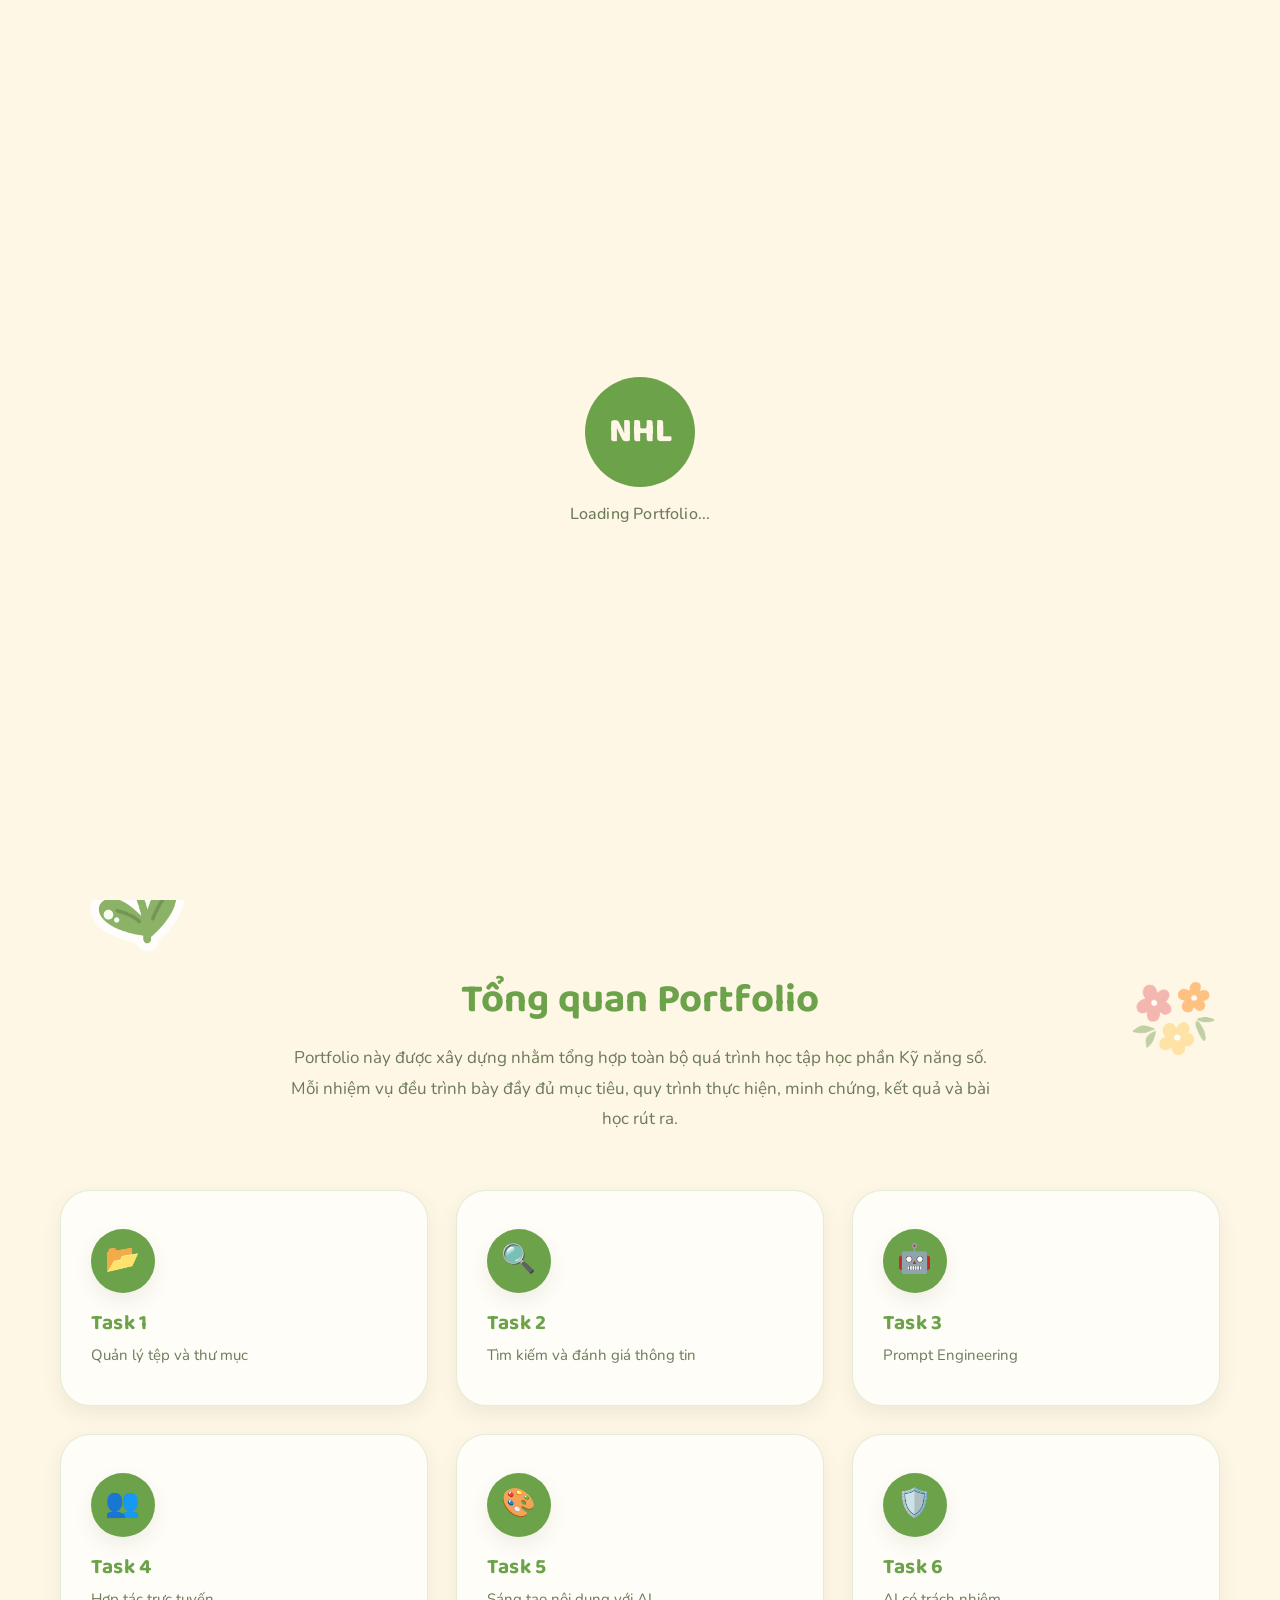
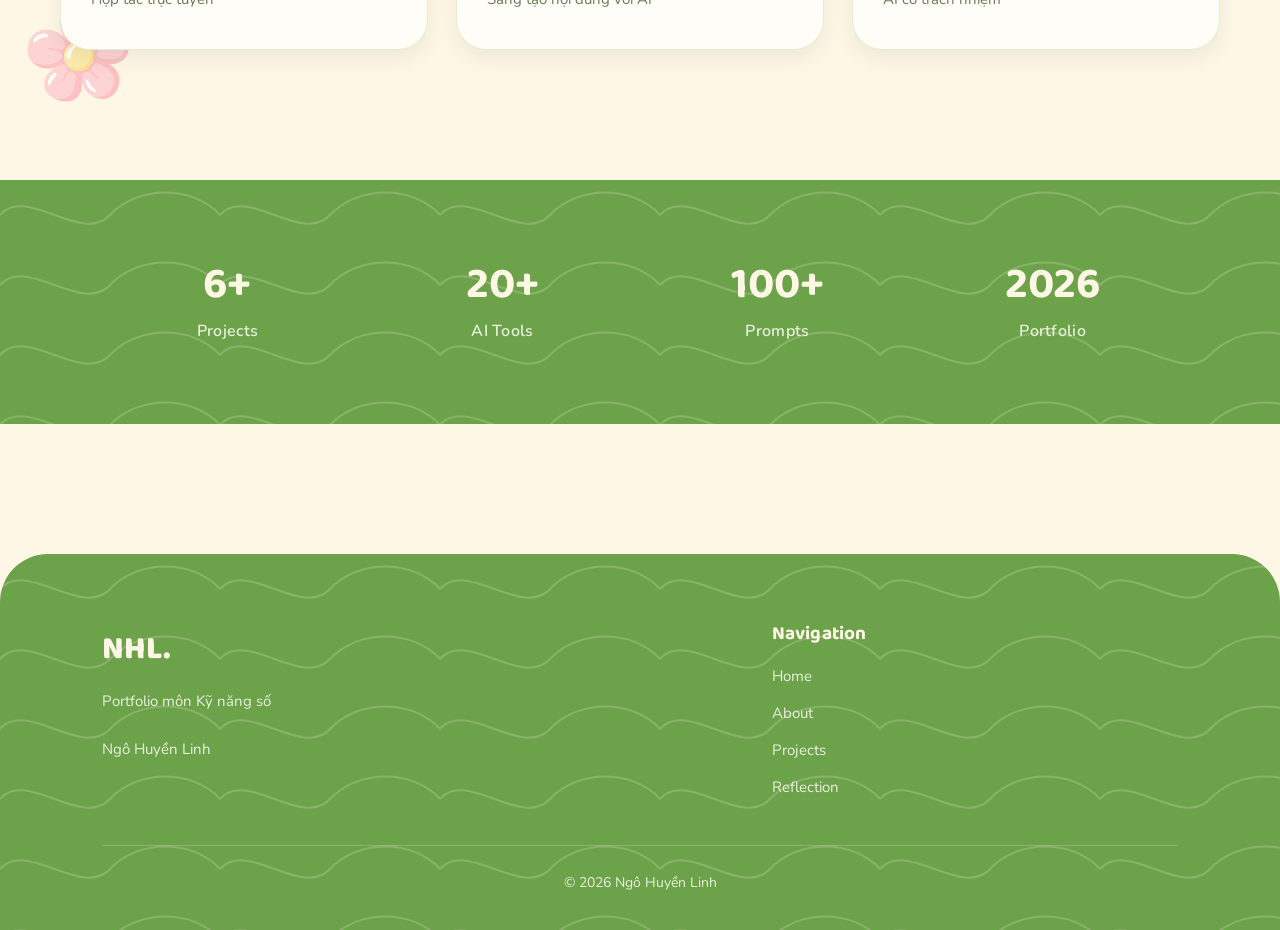
<file: index.html>
<!DOCTYPE html>
<html lang="vi">

<head>

<meta charset="UTF-8">

<meta name="viewport"
content="width=device-width, initial-scale=1.0">

<title>Portfolio | Ngô Huyền Linh</title>

<link rel="stylesheet" href="css/style.css">

<link rel="stylesheet" href="css/responsive.css">

<link href="https://fonts.googleapis.com/css2?family=Poppins:wght@300;400;500;600;700&display=swap" rel="stylesheet">

<link rel="stylesheet"
href="https://cdnjs.cloudflare.com/ajax/libs/font-awesome/6.5.2/css/all.min.css">

</head>

<body>
<div id="loader">

    <div class="loader-logo">

        NHL

    </div>

    <h2>Loading Portfolio...</h2>

</div>

<nav>

    <div class="logo">
        NHL.
    </div>

    <ul class="nav-menu">

        <li>
            <a href="index.html">
                Home
            </a>
        </li>

        <li>
            <a href="about.html">
                About
            </a>
        </li>

        <li class="dropdown">

            <a href="projects.html">
                Projects
            </a>

        </li>

        <li>

            <a href="reflection.html">
                Reflection
            </a>

        </li>

    </ul>

<button class="hamburger" id="hamburger" aria-label="Toggle menu" aria-expanded="false">
<span></span>
<span></span>
<span></span>
</button>


</nav>

<section class="hero">

    <div class="hero-left">

        <span class="hero-tag">
            ✨ Digital Skills Portfolio 2026
        </span>

        <h1>
            Ngô Huyền Linh
        </h1>

        <h2>
            Digital Skills • AI • Creativity
        </h2>

        <p class="description">

            Xin chào 👋. Mình là sinh viên ngành Quản trị kinh doanh, Trường Đại học Kinh tế – ĐHQGHN (MSV: 25051601). Đây là portfolio cá nhân ghi lại hành trình học tập môn Kỹ năng số, các dự án AI và những kỹ năng mình đã phát triển trong suốt học phần.

        </p>

        <div class="hero-button">

            <a href="projects.html" class="btn">
                Explore Projects
            </a>

            <a href="#about" class="btn2">
                About Me
            </a>

        </div>

    </div>

    <div class="hero-right">

        <div class="glass-circle">

            <img src="assets/images/avatar.jpg" alt="Ngô Huyền Linh">

        </div>

    </div>

</section>

<div class="wave-divider"></div>

<section class="overview reveal">

<h2 class="section-title">
Tổng quan Portfolio
</h2>

<p class="section-description">

Portfolio này được xây dựng nhằm tổng hợp toàn bộ quá trình học tập học phần Kỹ năng số. Mỗi nhiệm vụ đều trình bày đầy đủ mục tiêu, quy trình thực hiện, minh chứng, kết quả và bài học rút ra.

</p>

<div class="overview-grid">

<div class="overview-card">

<h2>📂</h2>

<h3>Task 1</h3>

<p>Quản lý tệp và thư mục</p>

</div>

<div class="overview-card">

<h2>🔍</h2>

<h3>Task 2</h3>

<p>Tìm kiếm và đánh giá thông tin</p>

</div>

<div class="overview-card">

<h2>🤖</h2>

<h3>Task 3</h3>

<p>Prompt Engineering</p>

</div>

<div class="overview-card">

<h2>👥</h2>

<h3>Task 4</h3>

<p>Hợp tác trực tuyến</p>

</div>

<div class="overview-card">

<h2>🎨</h2>

<h3>Task 5</h3>

<p>Sáng tạo nội dung với AI</p>

</div>

<div class="overview-card">

<h2>🛡️</h2>

<h3>Task 6</h3>

<p>AI có trách nhiệm</p>

</div>

</div>

</section>
<section class="stats">

    <div class="stat">
        <h2>6+</h2>
        <p>Projects</p>
    </div>

    <div class="stat">
        <h2>20+</h2>
        <p>AI Tools</p>
    </div>

    <div class="stat">
        <h2>100+</h2>
        <p>Prompts</p>
    </div>

    <div class="stat">
        <h2>2026</h2>
        <p>Portfolio</p>
    </div>

</section>


<footer>

<div class="footer-container">

<div>

<div class="footer-logo">

NHL.

</div>

<p>

Portfolio môn Kỹ năng số

<br><br>

Ngô Huyền Linh

</p>

</div>

<div>

<h3 class="footer-title">

Navigation

</h3>

<div class="footer-links">

<a href="index.html">Home</a>

<a href="about.html">About</a>

<a href="projects.html">Projects</a>

<a href="reflection.html">Reflection</a>

</div>

</div>



</div>

<div class="footer-bottom">

© 2026 Ngô Huyền Linh

</div>

</footer>

<button id="topBtn">

↑

</button>

<div class="lightbox">

<img>

</div>
<script src="js/script.js"></script>
</body>


</html>
</file>
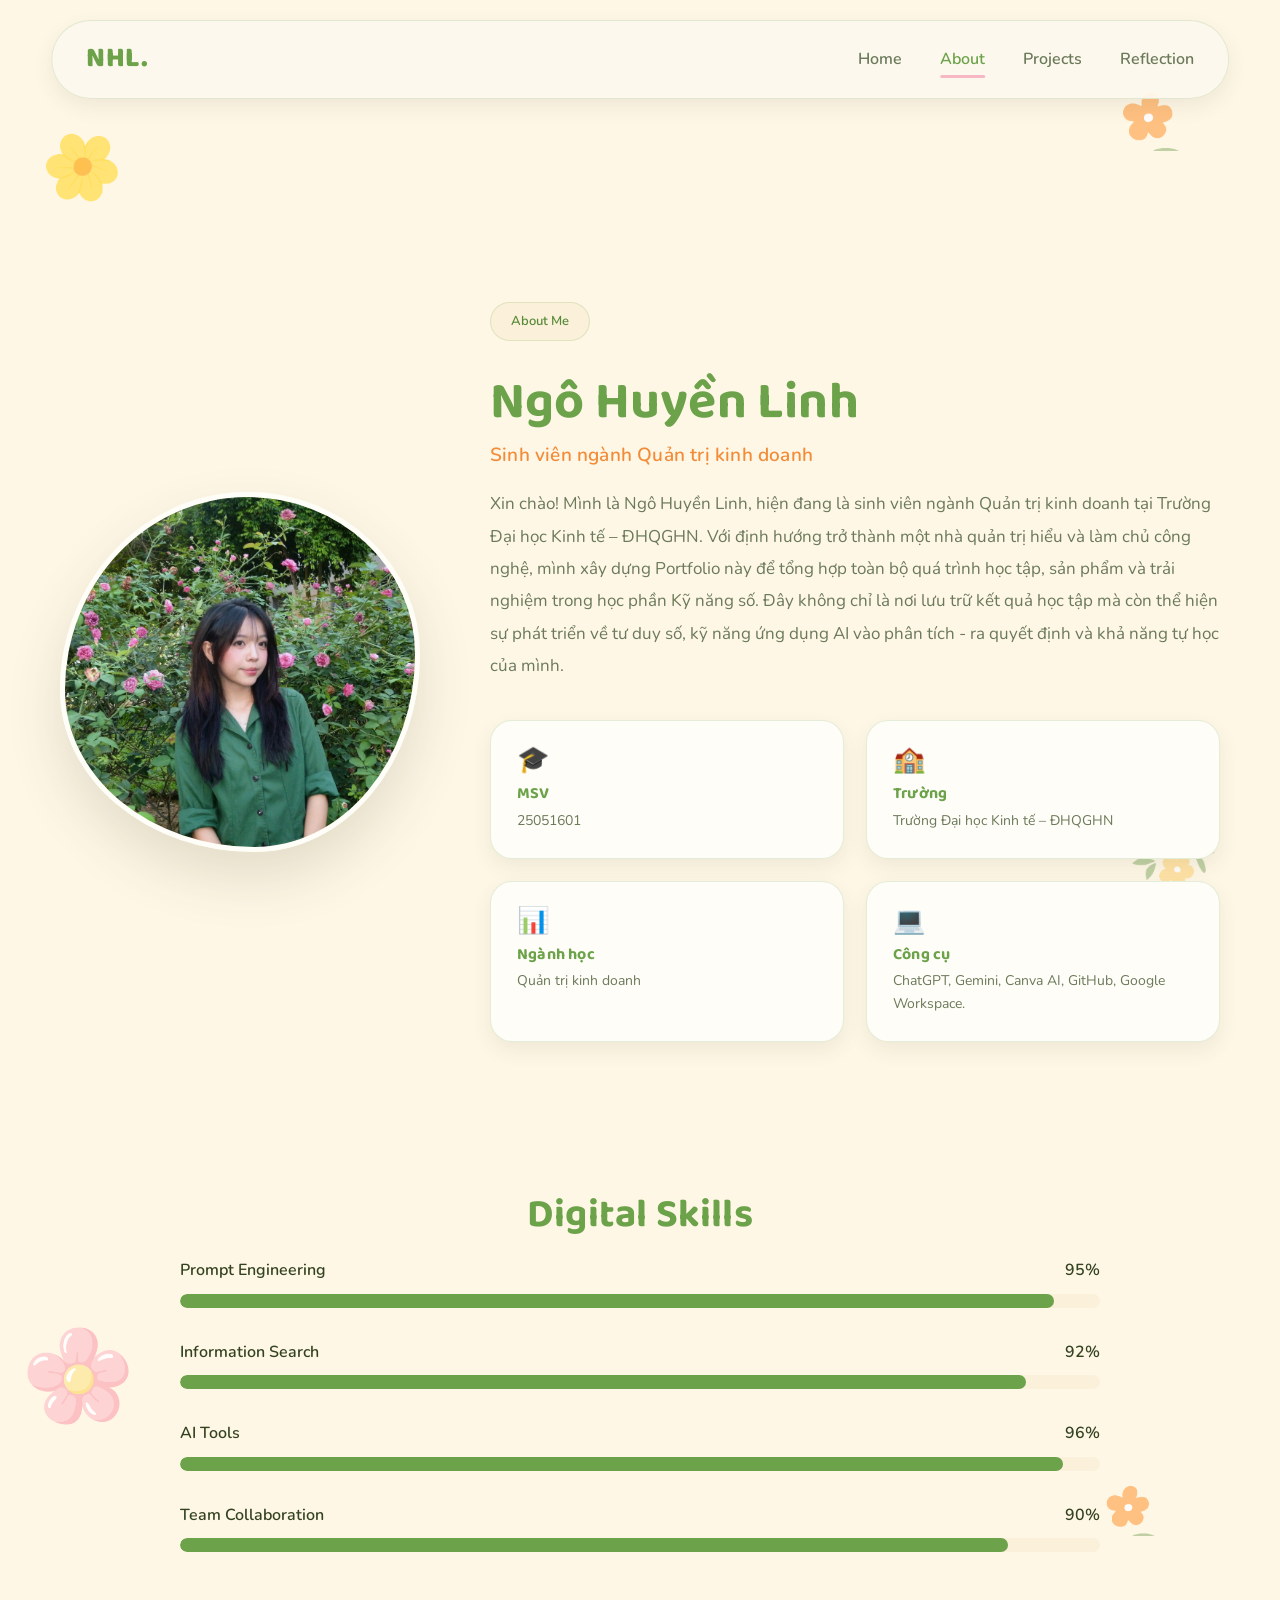
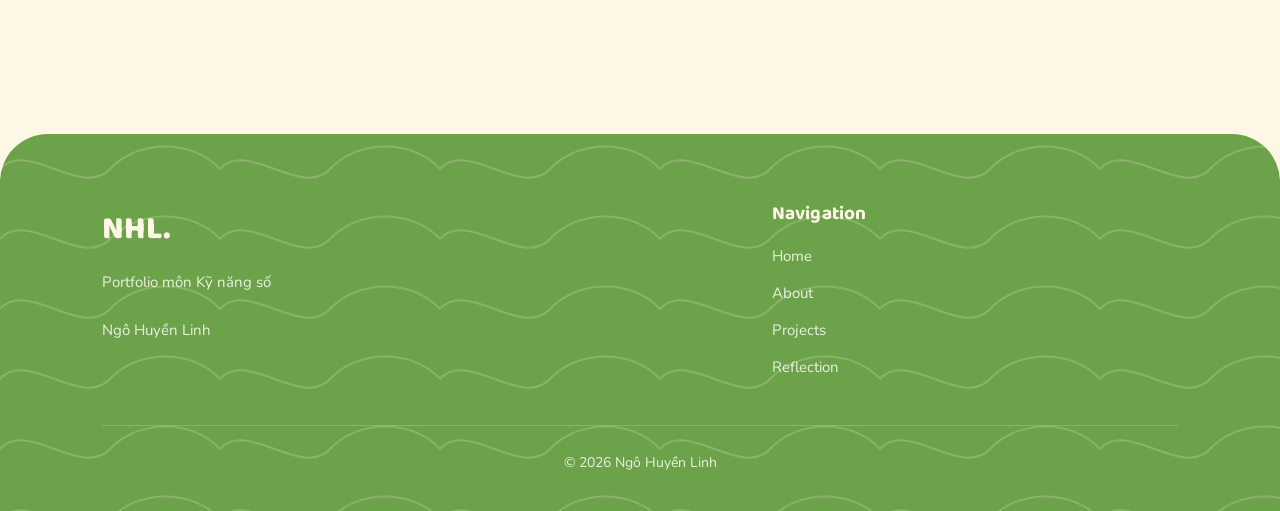
<file: about.html>
<!DOCTYPE html>
<html lang="vi">

<head>

<meta charset="UTF-8">
<meta name="viewport" content="width=device-width, initial-scale=1.0">

<title>About | Ngô Huyền Linh</title>

<link rel="stylesheet" href="css/style.css">
<link rel="stylesheet" href="css/responsive.css">

</head>

<body>

<nav>
<div class="logo">NHL.</div>

<ul class="nav-menu">
    <li><a href="index.html">Home</a></li>
    <li><a href="about.html" class="active">About</a></li>
    <li><a href="projects.html">Projects</a></li>
    <li><a href="reflection.html">Reflection</a></li>
</ul>

<button class="hamburger" id="hamburger" aria-label="Toggle menu" aria-expanded="false">
<span></span>
<span></span>
<span></span>
</button>



</nav>

<section class="about-page reveal">

<div class="about-left">

<img src="assets/images/avatar.png" alt="Ngô Huyền Linh">

</div>

<div class="about-right">

<span class="tag">About Me</span>

<h1>Ngô Huyền Linh</h1>

<h3>Sinh viên ngành Quản trị kinh doanh</h3>

<p>
Xin chào! Mình là Ngô Huyền Linh, hiện đang là sinh viên ngành Quản trị kinh doanh tại Trường Đại học Kinh tế – ĐHQGHN. Với định hướng trở thành một nhà quản trị hiểu và làm chủ công nghệ, mình xây dựng Portfolio này để tổng hợp toàn bộ quá trình học tập, sản phẩm và trải nghiệm trong học phần Kỹ năng số. Đây không chỉ là nơi lưu trữ kết quả học tập mà còn thể hiện sự phát triển về tư duy số, kỹ năng ứng dụng AI vào phân tích - ra quyết định và khả năng tự học của mình.
</p>

<div class="about-info">

<div class="info-card">
<h2>🎓</h2>
<h4>MSV</h4>
<p>25051601</p>
</div>

<div class="info-card">
<h2>🏫</h2>
<h4>Trường</h4>
<p>Trường Đại học Kinh tế – ĐHQGHN</p>
</div>

<div class="info-card">
<h2>📊</h2>
<h4>Ngành học</h4>
<p>Quản trị kinh doanh</p>
</div>

<div class="info-card">
<h2>💻</h2>
<h4>Công cụ</h4>
<p>ChatGPT, Gemini, Canva AI, GitHub, Google Workspace.</p>
</div>

</div>

</div>

</section>

<section class="skills reveal">

<h2 class="section-title">Digital Skills</h2>

<div class="skill">

<div class="skill-name">
<span>Prompt Engineering</span>
<span>95%</span>
</div>

<div class="progress">
<div class="progress-bar" style="width:95%"></div>
</div>

</div>

<div class="skill">

<div class="skill-name">
<span>Information Search</span>
<span>92%</span>
</div>

<div class="progress">
<div class="progress-bar" style="width:92%"></div>
</div>

</div>

<div class="skill">

<div class="skill-name">
<span>AI Tools</span>
<span>96%</span>
</div>

<div class="progress">
<div class="progress-bar" style="width:96%"></div>
</div>

</div>

<div class="skill">

<div class="skill-name">
<span>Team Collaboration</span>
<span>90%</span>
</div>

<div class="progress">
<div class="progress-bar" style="width:90%"></div>
</div>

</div>

</section>

<footer>

<div class="footer-container">

<div>

<div class="footer-logo">

NHL.

</div>

<p>

Portfolio môn Kỹ năng số

<br><br>

Ngô Huyền Linh

</p>

</div>

<div>

<h3 class="footer-title">

Navigation

</h3>

<div class="footer-links">

<a href="index.html">Home</a>

<a href="about.html">About</a>

<a href="projects.html">Projects</a>

<a href="reflection.html">Reflection</a>

</div>

</div>



</div>

<div class="footer-bottom">

© 2026 Ngô Huyền Linh

</div>

</footer>

<button id="topBtn">

↑

</button>

<div class="lightbox">

<img>

</div>
<script src="js/script.js"></script>
</body>

</html>
</file>
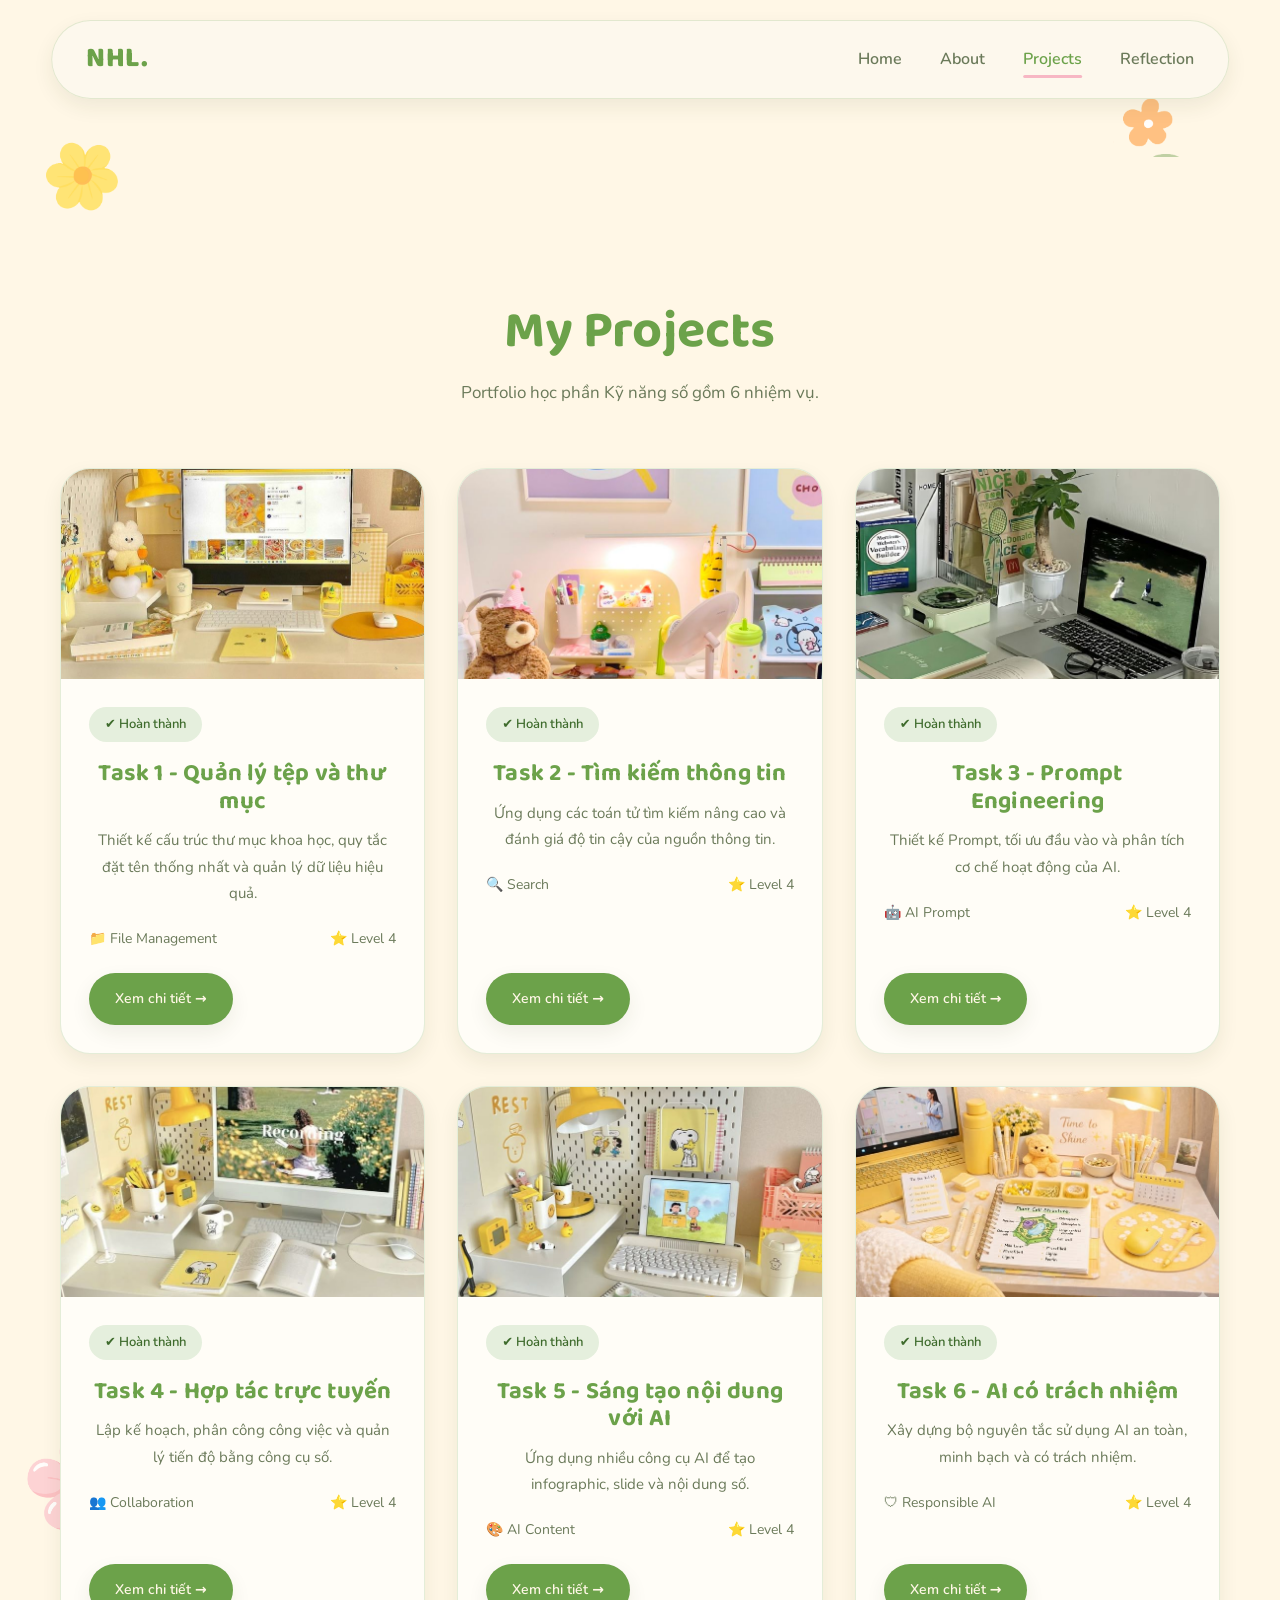
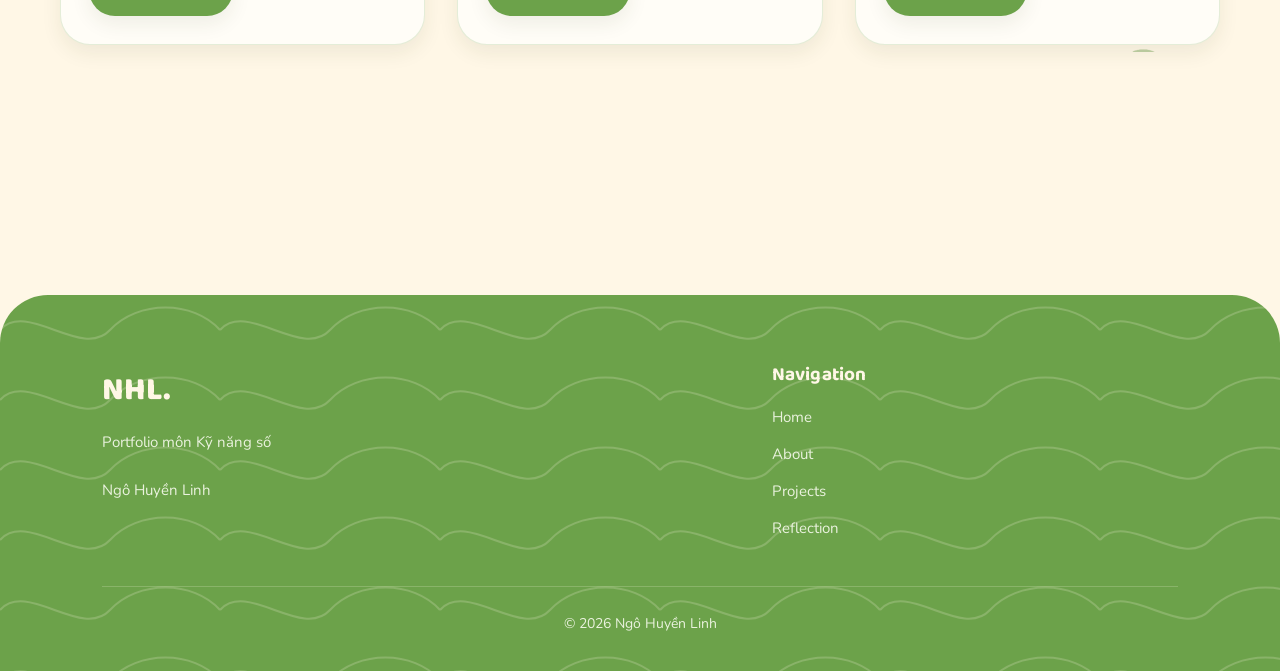
<file: projects.html>
<!DOCTYPE html>
<html lang="vi">

<head>

<meta charset="UTF-8">
<meta name="viewport" content="width=device-width, initial-scale=1.0">

<title>Projects | Ngô Huyền Linh</title>

<link rel="stylesheet" href="css/style.css">
<link rel="stylesheet" href="css/responsive.css">

</head>

<body>

<nav>

<div class="logo">NHL.</div>

<ul class="nav-menu">
<li><a href="index.html">Home</a></li>
<li><a href="about.html">About</a></li>
<li><a href="projects.html" class="active">Projects</a></li>
<li><a href="reflection.html">Reflection</a></li>
</ul>

<button class="hamburger" id="hamburger" aria-label="Toggle menu" aria-expanded="false">
<span></span>
<span></span>
<span></span>
</button>



</nav>

<section class="projects-page">

<h1>My Projects</h1>

<p>
Portfolio học phần Kỹ năng số gồm 6 nhiệm vụ.
</p>

<div class="project-grid">

<div class="project-card">

<img src="assets/images/task1.jpg" alt="Task 1">

<div class="project-content">

<span class="status completed">✔ Hoàn thành</span>

<h2>Task 1 - Quản lý tệp và thư mục</h2>

<p>
Thiết kế cấu trúc thư mục khoa học, quy tắc đặt tên thống nhất và quản lý dữ liệu hiệu quả.
</p>

<div class="project-info">

<span>📁 File Management</span>

<span>⭐ Level 4</span>

</div>

<a href="tasks/task1.html" class="btn-project">
Xem chi tiết →
</a>

</div>

</div>

<div class="project-card">

<img src="assets/images/task2.jpg" alt="Task 2">

<div class="project-content">

<span class="status completed">✔ Hoàn thành</span>

<h2>Task 2 - Tìm kiếm thông tin</h2>

<p>
Ứng dụng các toán tử tìm kiếm nâng cao và đánh giá độ tin cậy của nguồn thông tin.
</p>

<div class="project-info">

<span>🔍 Search</span>

<span>⭐ Level 4</span>

</div>

<a href="tasks/task2.html" class="btn-project">
Xem chi tiết →
</a>

</div>

</div>

<div class="project-card">

<img src="assets/images/task3.jpg" alt="Task 3">

<div class="project-content">

<span class="status completed">✔ Hoàn thành</span>

<h2>Task 3 - Prompt Engineering</h2>

<p>
Thiết kế Prompt, tối ưu đầu vào và phân tích cơ chế hoạt động của AI.
</p>

<div class="project-info">

<span>🤖 AI Prompt</span>

<span>⭐ Level 4</span>

</div>

<a href="tasks/task3.html" class="btn-project">
Xem chi tiết →
</a>

</div>

</div>

<div class="project-card">

<img src="assets/images/task4.jpg" alt="Task 4">

<div class="project-content">

<span class="status completed">✔ Hoàn thành</span>

<h2>Task 4 - Hợp tác trực tuyến</h2>

<p>
Lập kế hoạch, phân công công việc và quản lý tiến độ bằng công cụ số.
</p>

<div class="project-info">

<span>👥 Collaboration</span>

<span>⭐ Level 4</span>

</div>

<a href="tasks/task4.html" class="btn-project">
Xem chi tiết →
</a>

</div>

</div>

<div class="project-card">

<img src="assets/images/task5.jpg" alt="Task 5">

<div class="project-content">

<span class="status completed">✔ Hoàn thành</span>

<h2>Task 5 - Sáng tạo nội dung với AI</h2>

<p>
Ứng dụng nhiều công cụ AI để tạo infographic, slide và nội dung số.
</p>

<div class="project-info">

<span>🎨 AI Content</span>

<span>⭐ Level 4</span>

</div>

<a href="tasks/task5.html" class="btn-project">
Xem chi tiết →
</a>

</div>

</div>

<div class="project-card">

<img src="assets/images/task6.jpg" alt="Task 6">

<div class="project-content">

<span class="status completed">✔ Hoàn thành</span>

<h2>Task 6 - AI có trách nhiệm</h2>

<p>
Xây dựng bộ nguyên tắc sử dụng AI an toàn, minh bạch và có trách nhiệm.
</p>

<div class="project-info">

<span>🛡 Responsible AI</span>

<span>⭐ Level 4</span>

</div>

<a href="tasks/task6.html" class="btn-project">
Xem chi tiết →
</a>

</div>

</div>

</div>

</section>


<footer>

<div class="footer-container">

<div>

<div class="footer-logo">

NHL.

</div>

<p>

Portfolio môn Kỹ năng số

<br><br>

Ngô Huyền Linh

</p>

</div>

<div>

<h3 class="footer-title">

Navigation

</h3>

<div class="footer-links">

<a href="index.html">Home</a>

<a href="about.html">About</a>

<a href="projects.html">Projects</a>

<a href="reflection.html">Reflection</a>

</div>

</div>



</div>

<div class="footer-bottom">

© 2026 Ngô Huyền Linh

</div>

</footer>

<button id="topBtn">

↑

</button>

<div class="lightbox">

<img>

</div>
<script src="js/script.js"></script>
</body>

</html>
</file>
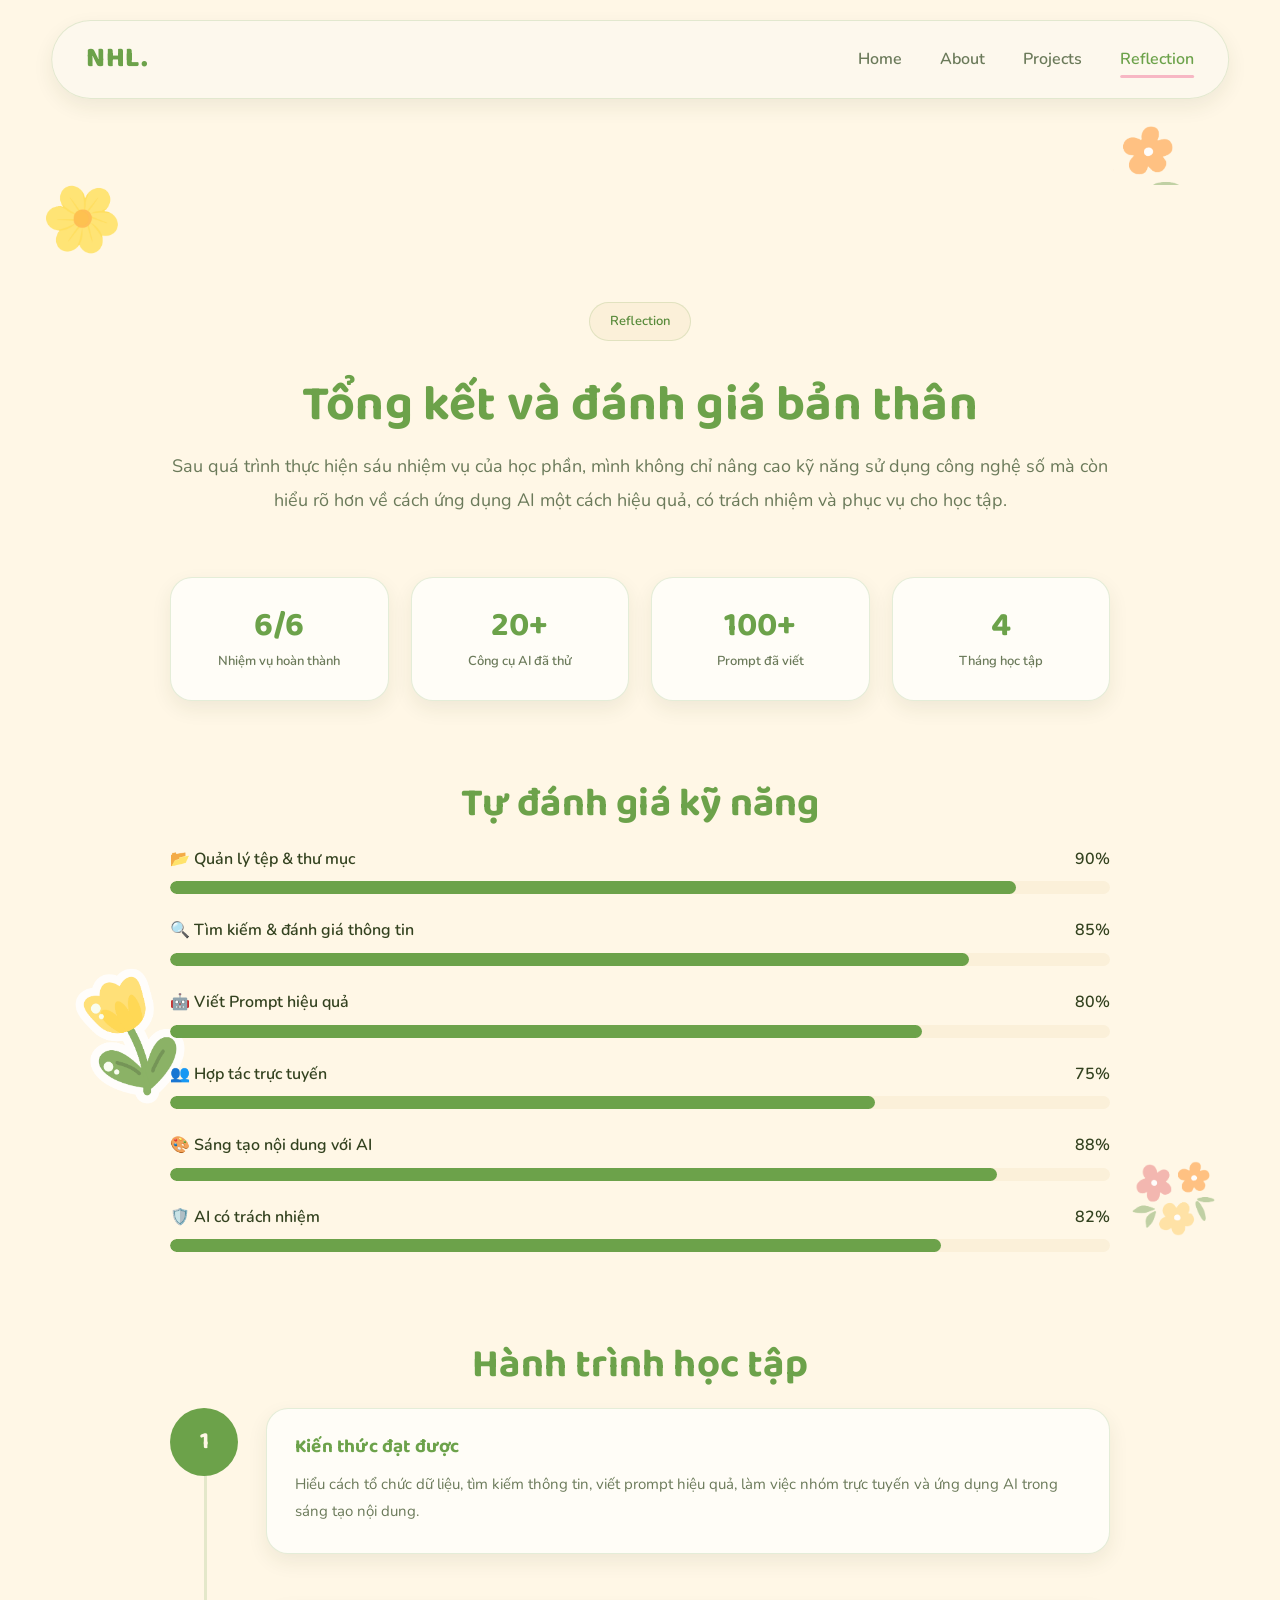
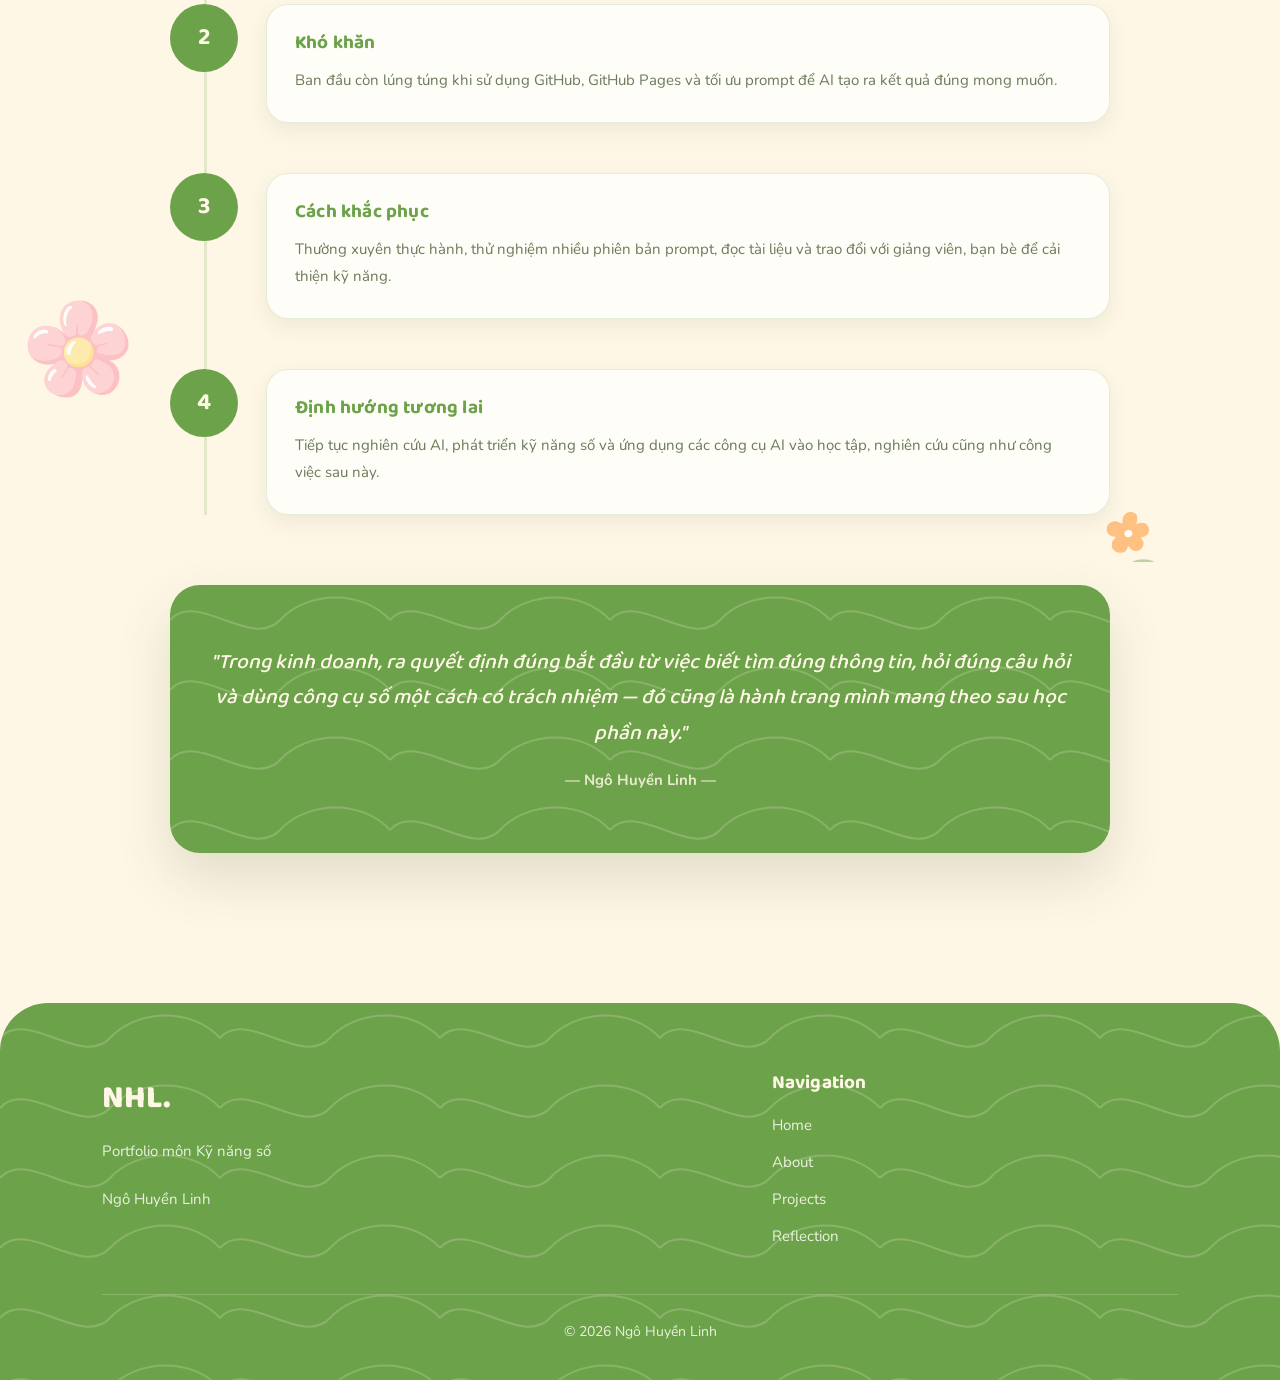
<file: reflection.html>
<!DOCTYPE html>
<html lang="vi">

<head>

<meta charset="UTF-8">
<meta name="viewport" content="width=device-width, initial-scale=1.0">

<title>Reflection | Ngô Huyền Linh</title>

<link rel="stylesheet" href="css/style.css">
<link rel="stylesheet" href="css/responsive.css">

</head>

<body>

<nav>

<div class="logo">NHL.</div>

<ul class="nav-menu">

<li><a href="index.html">Home</a></li>
<li><a href="about.html">About</a></li>
<li><a href="projects.html">Projects</a></li>
<li><a href="reflection.html" class="active">Reflection</a></li>

</ul>

<button class="hamburger" id="hamburger" aria-label="Toggle menu" aria-expanded="false">
<span></span>
<span></span>
<span></span>
</button>


</nav>

<section class="reflection-page reveal">

<div class="tag">Reflection</div>

<h1>Tổng kết và đánh giá bản thân</h1>

<p class="reflection-intro">

Sau quá trình thực hiện sáu nhiệm vụ của học phần, mình không chỉ nâng cao kỹ năng sử dụng công nghệ số mà còn hiểu rõ hơn về cách ứng dụng AI một cách hiệu quả, có trách nhiệm và phục vụ cho học tập.

</p>

<div class="reflect-stats">

<div class="reflect-stat">
<h2>6/6</h2>
<p>Nhiệm vụ hoàn thành</p>
</div>

<div class="reflect-stat">
<h2>20+</h2>
<p>Công cụ AI đã thử</p>
</div>

<div class="reflect-stat">
<h2>100+</h2>
<p>Prompt đã viết</p>
</div>

<div class="reflect-stat">
<h2>4</h2>
<p>Tháng học tập</p>
</div>

</div>

<div class="skills-section">

<h2 class="section-title">Tự đánh giá kỹ năng</h2>

<div class="skill-bar-item">
<div class="skill-bar-label"><span>📂 Quản lý tệp & thư mục</span><span>90%</span></div>
<div class="skill-bar-track"><div class="skill-bar-fill" style="width:90%"></div></div>
</div>

<div class="skill-bar-item">
<div class="skill-bar-label"><span>🔍 Tìm kiếm & đánh giá thông tin</span><span>85%</span></div>
<div class="skill-bar-track"><div class="skill-bar-fill" style="width:85%"></div></div>
</div>

<div class="skill-bar-item">
<div class="skill-bar-label"><span>🤖 Viết Prompt hiệu quả</span><span>80%</span></div>
<div class="skill-bar-track"><div class="skill-bar-fill" style="width:80%"></div></div>
</div>

<div class="skill-bar-item">
<div class="skill-bar-label"><span>👥 Hợp tác trực tuyến</span><span>75%</span></div>
<div class="skill-bar-track"><div class="skill-bar-fill" style="width:75%"></div></div>
</div>

<div class="skill-bar-item">
<div class="skill-bar-label"><span>🎨 Sáng tạo nội dung với AI</span><span>88%</span></div>
<div class="skill-bar-track"><div class="skill-bar-fill" style="width:88%"></div></div>
</div>

<div class="skill-bar-item">
<div class="skill-bar-label"><span>🛡️ AI có trách nhiệm</span><span>82%</span></div>
<div class="skill-bar-track"><div class="skill-bar-fill" style="width:82%"></div></div>
</div>

</div>

<h2 class="section-title">Hành trình học tập</h2>

<div class="timeline">

<div class="timeline-item">

<div class="circle">1</div>

<div class="timeline-content">

<h3>Kiến thức đạt được</h3>

<p>
Hiểu cách tổ chức dữ liệu, tìm kiếm thông tin, viết prompt hiệu quả, làm việc nhóm trực tuyến và ứng dụng AI trong sáng tạo nội dung.
</p>

</div>

</div>

<div class="timeline-item">

<div class="circle">2</div>

<div class="timeline-content">

<h3>Khó khăn</h3>

<p>
Ban đầu còn lúng túng khi sử dụng GitHub, GitHub Pages và tối ưu prompt để AI tạo ra kết quả đúng mong muốn.
</p>

</div>

</div>

<div class="timeline-item">

<div class="circle">3</div>

<div class="timeline-content">

<h3>Cách khắc phục</h3>

<p>
Thường xuyên thực hành, thử nghiệm nhiều phiên bản prompt, đọc tài liệu và trao đổi với giảng viên, bạn bè để cải thiện kỹ năng.
</p>

</div>

</div>

<div class="timeline-item">

<div class="circle">4</div>

<div class="timeline-content">

<h3>Định hướng tương lai</h3>

<p>
Tiếp tục nghiên cứu AI, phát triển kỹ năng số và ứng dụng các công cụ AI vào học tập, nghiên cứu cũng như công việc sau này.
</p>

</div>

</div>

</div>

<div class="reflect-quote">

<p>"Trong kinh doanh, ra quyết định đúng bắt đầu từ việc biết tìm đúng thông tin, hỏi đúng câu hỏi và dùng công cụ số một cách có trách nhiệm — đó cũng là hành trang mình mang theo sau học phần này."</p>

<span>— Ngô Huyền Linh —</span>

</div>

</section>

<footer>

<div class="footer-container">

<div>

<div class="footer-logo">

NHL.

</div>

<p>

Portfolio môn Kỹ năng số

<br><br>

Ngô Huyền Linh

</p>

</div>

<div>

<h3 class="footer-title">

Navigation

</h3>

<div class="footer-links">

<a href="index.html">Home</a>

<a href="about.html">About</a>

<a href="projects.html">Projects</a>

<a href="reflection.html">Reflection</a>

</div>

</div>



</div>

<div class="footer-bottom">

© 2026 Ngô Huyền Linh

</div>

</footer>

<button id="topBtn">

↑

</button>

<div class="lightbox">

<img>

</div>
<script src="js/script.js"></script>
</body>

</html>
</file>
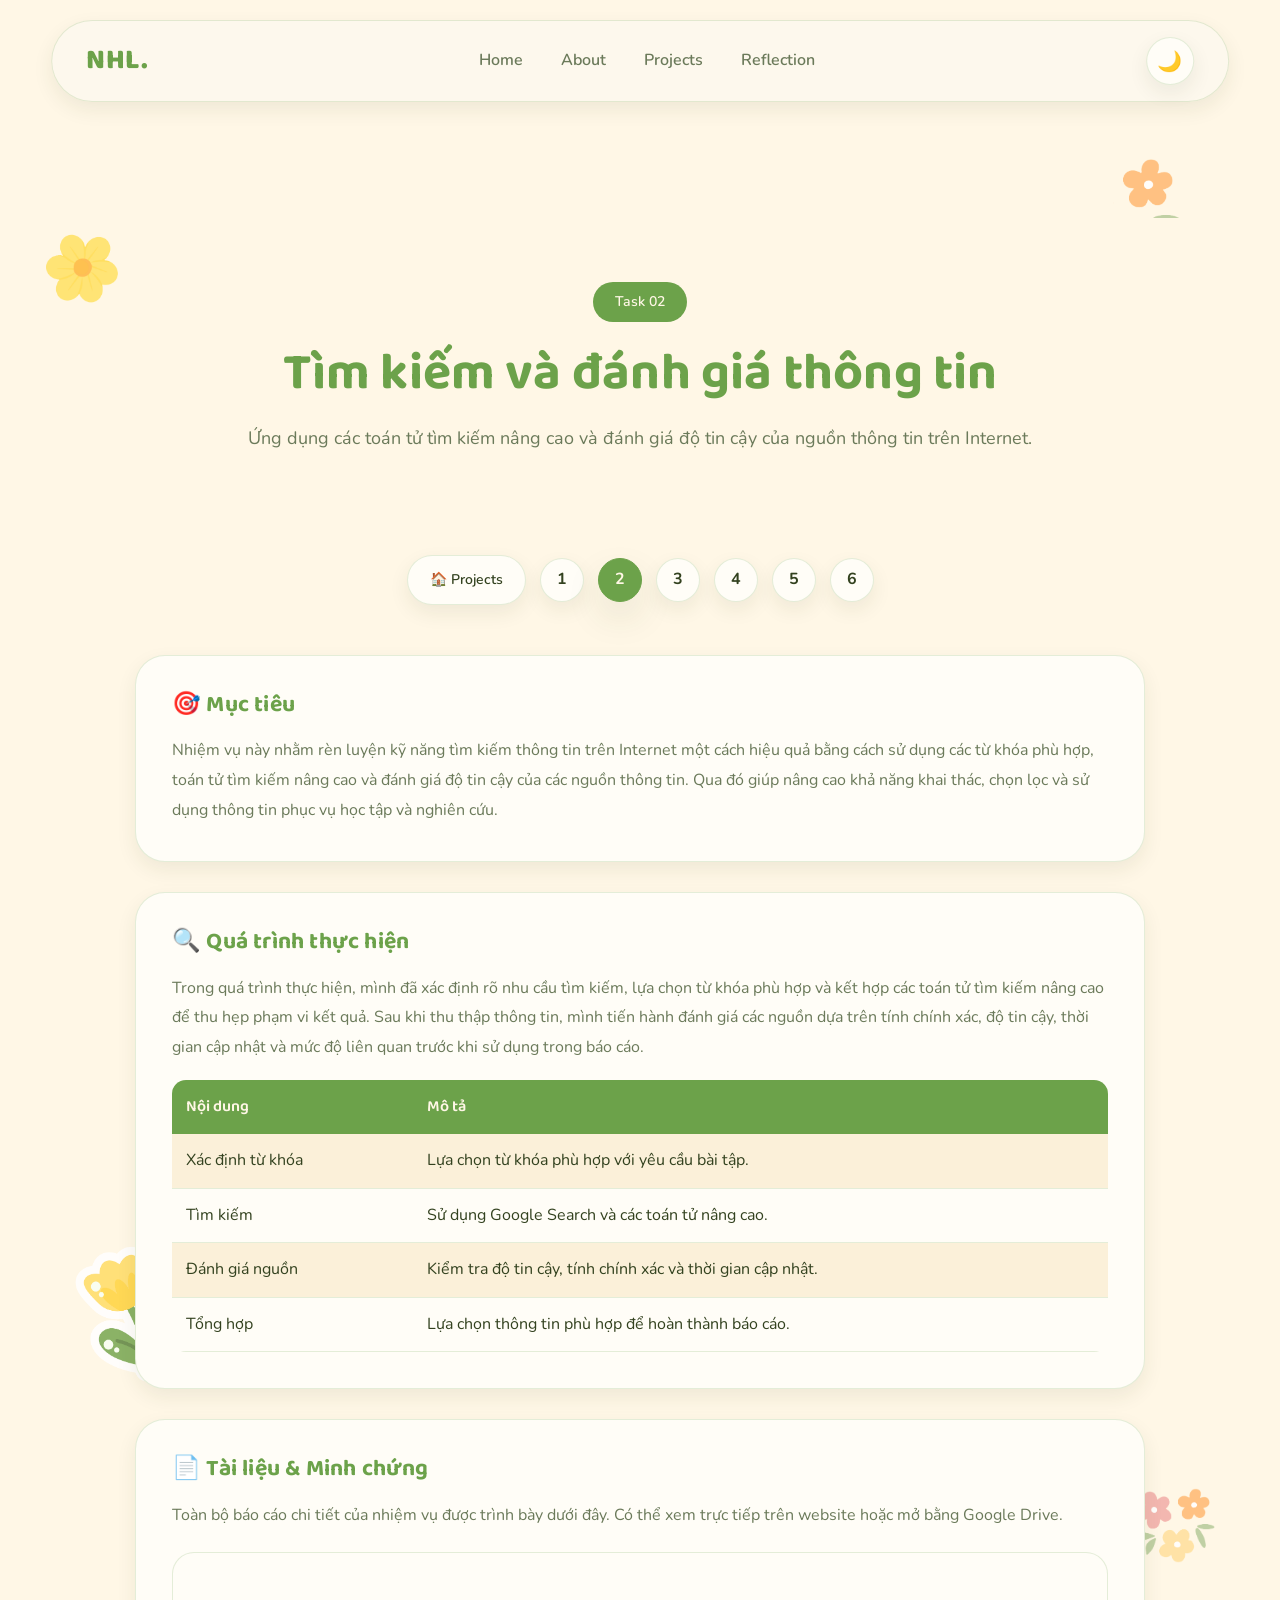
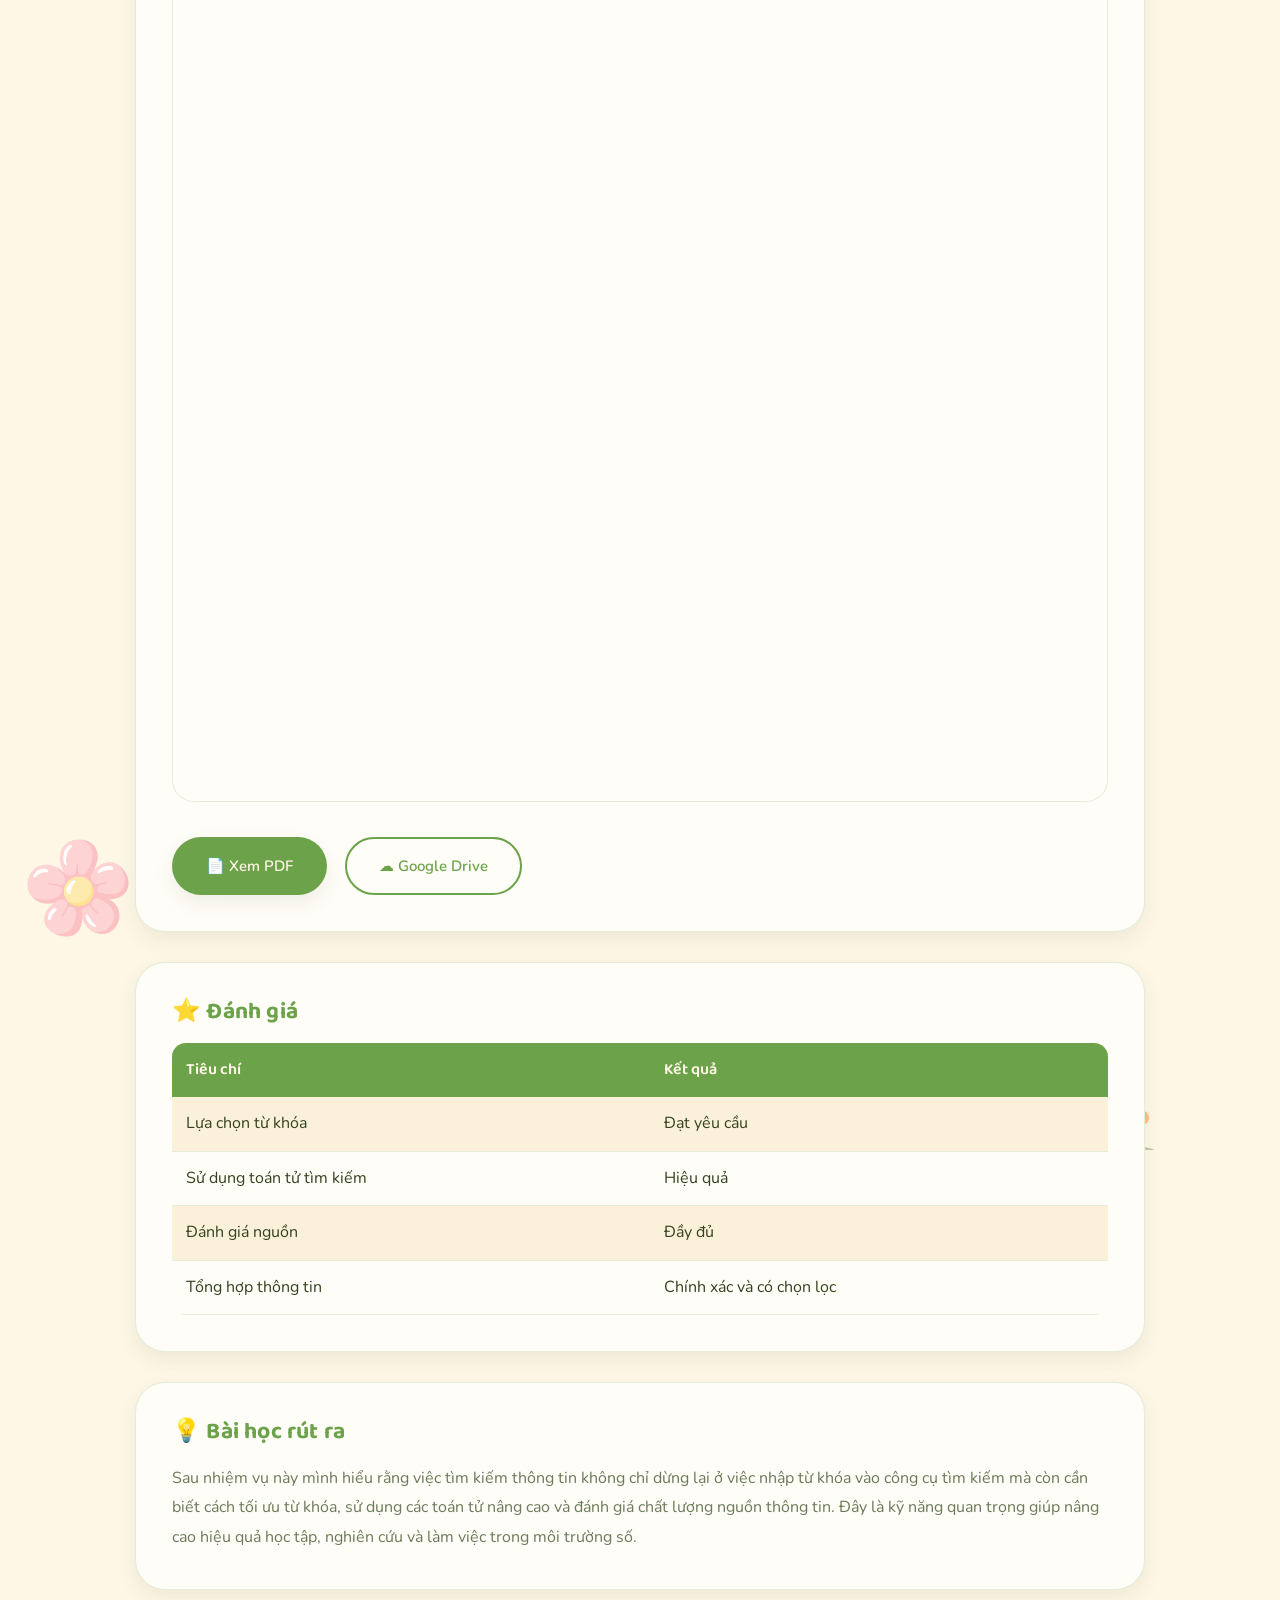
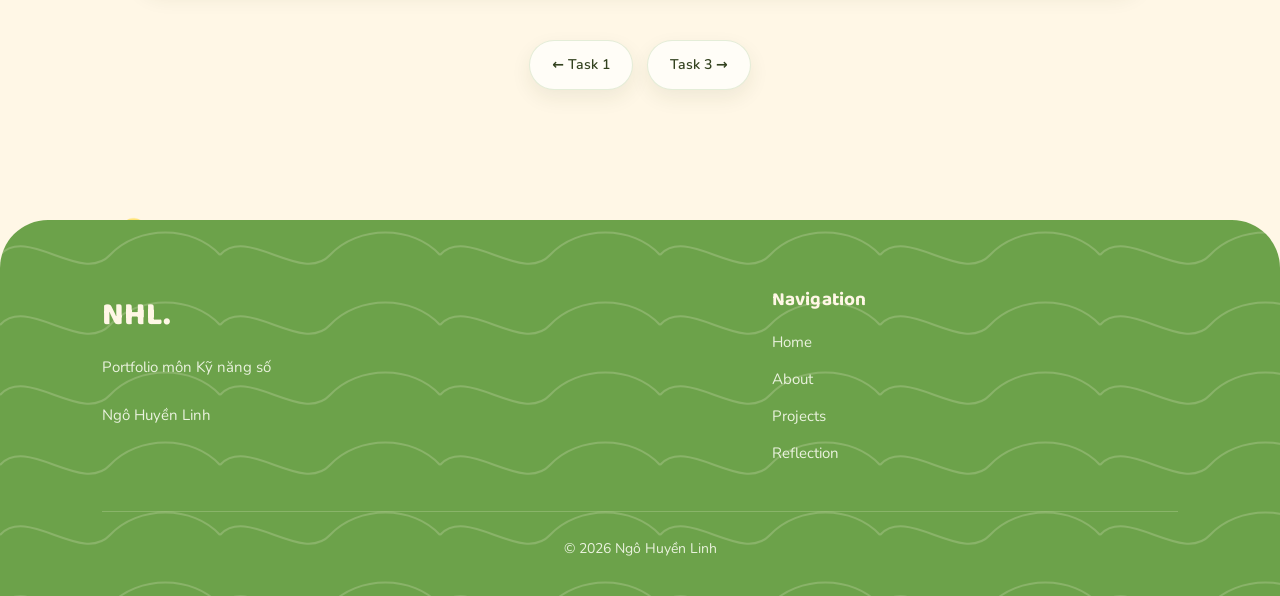
<file: tasks/task2.html>
<!DOCTYPE html>
<html lang="vi">

<head>

<meta charset="UTF-8">

<meta name="viewport" content="width=device-width, initial-scale=1.0">

<title>Task 2 | Ngô Huyền Linh</title>

<link rel="stylesheet" href="../css/style.css">
<link rel="stylesheet" href="../css/responsive.css">

</head>

<body>

<nav>

<div class="logo">NHL.</div>

<ul class="nav-menu">

<li><a href="../index.html">Home</a></li>

<li><a href="../about.html">About</a></li>

<li><a href="../projects.html">Projects</a></li>

<li><a href="../reflection.html">Reflection</a></li>

</ul>

<button class="hamburger" id="hamburger" aria-label="Toggle menu" aria-expanded="false">
<span></span>
<span></span>
<span></span>
</button>

<button id="themeToggle">🌙</button>

</nav>

<section class="task-hero">

<div class="task-number">

Task 02

</div>

<h1>Tìm kiếm và đánh giá thông tin</h1>

<p>

Ứng dụng các toán tử tìm kiếm nâng cao và đánh giá độ tin cậy của nguồn thông tin trên Internet.

</p>

</section>
<section class="task-navigation">

<a href="../projects.html" class="nav-btn">
🏠 Projects
</a>

<a href="task1.html" class="nav-btn-num">1</a>

<a href="task2.html" class="nav-btn-num active">2</a>

<a href="task3.html" class="nav-btn-num">3</a>

<a href="task4.html" class="nav-btn-num">4</a>

<a href="task5.html" class="nav-btn-num">5</a>

<a href="task6.html" class="nav-btn-num">6</a>

</section>
<section class="task-content">

<div class="task-box">

<h2>🎯 Mục tiêu</h2>

<p>

Nhiệm vụ này nhằm rèn luyện kỹ năng tìm kiếm thông tin trên Internet một cách hiệu quả bằng cách sử dụng các từ khóa phù hợp, toán tử tìm kiếm nâng cao và đánh giá độ tin cậy của các nguồn thông tin. Qua đó giúp nâng cao khả năng khai thác, chọn lọc và sử dụng thông tin phục vụ học tập và nghiên cứu.

</p>

</div>


<div class="task-box">

<h2>🔍 Quá trình thực hiện</h2>

<p>

Trong quá trình thực hiện, mình đã xác định rõ nhu cầu tìm kiếm, lựa chọn từ khóa phù hợp và kết hợp các toán tử tìm kiếm nâng cao để thu hẹp phạm vi kết quả. Sau khi thu thập thông tin, mình tiến hành đánh giá các nguồn dựa trên tính chính xác, độ tin cậy, thời gian cập nhật và mức độ liên quan trước khi sử dụng trong báo cáo.

</p>

<table class="portfolio-table">

<tr>

<th>Nội dung</th>

<th>Mô tả</th>

</tr>

<tr>

<td>Xác định từ khóa</td>

<td>Lựa chọn từ khóa phù hợp với yêu cầu bài tập.</td>

</tr>

<tr>

<td>Tìm kiếm</td>

<td>Sử dụng Google Search và các toán tử nâng cao.</td>

</tr>

<tr>

<td>Đánh giá nguồn</td>

<td>Kiểm tra độ tin cậy, tính chính xác và thời gian cập nhật.</td>

</tr>

<tr>

<td>Tổng hợp</td>

<td>Lựa chọn thông tin phù hợp để hoàn thành báo cáo.</td>

</tr>

</table>

</div>


<div class="task-box">

<h2>📄 Tài liệu & Minh chứng</h2>

<p>

Toàn bộ báo cáo chi tiết của nhiệm vụ được trình bày dưới đây. Có thể xem trực tiếp trên website hoặc mở bằng Google Drive.

</p>

<iframe
src="../assets/documents/task2.pdf"
class="pdf-frame">
</iframe>

<div class="pdf-actions">

<a
href="../assets/documents/task2.pdf"
target="_blank"
class="btn">

📄 Xem PDF

</a>

<a
href="https://drive.google.com/drive/folders/1yswtLrChnPl7YsaO51tUM44habR-Te0U?usp=drive_link"
target="_blank"
class="btn2">

☁ Google Drive

</a>

</div>

</div>


<div class="task-box">

<h2>⭐ Đánh giá</h2>

<table class="portfolio-table">

<tr>

<th>Tiêu chí</th>

<th>Kết quả</th>

</tr>

<tr>

<td>Lựa chọn từ khóa</td>

<td>Đạt yêu cầu</td>

</tr>

<tr>

<td>Sử dụng toán tử tìm kiếm</td>

<td>Hiệu quả</td>

</tr>

<tr>

<td>Đánh giá nguồn</td>

<td>Đầy đủ</td>

</tr>

<tr>

<td>Tổng hợp thông tin</td>

<td>Chính xác và có chọn lọc</td>

</tr>

</table>

</div>


<div class="task-box">

<h2>💡 Bài học rút ra</h2>

<p>

Sau nhiệm vụ này mình hiểu rằng việc tìm kiếm thông tin không chỉ dừng lại ở việc nhập từ khóa vào công cụ tìm kiếm mà còn cần biết cách tối ưu từ khóa, sử dụng các toán tử nâng cao và đánh giá chất lượng nguồn thông tin. Đây là kỹ năng quan trọng giúp nâng cao hiệu quả học tập, nghiên cứu và làm việc trong môi trường số.

</p>

</div>

</section>
<section class="task-navigation">

<a class="nav-btn" href="task1.html">
← Task 1
</a>

<a class="nav-btn" href="task3.html">
Task 3 →
</a>

</section>
<footer>

<div class="footer-container">

<div>

<div class="footer-logo">

NHL.

</div>

<p>

Portfolio môn Kỹ năng số

<br><br>

Ngô Huyền Linh

</p>

</div>

<div>

<h3 class="footer-title">

Navigation

</h3>

<div class="footer-links">

<a href="../index.html">Home</a>

<a href="../about.html">About</a>

<a href="../projects.html">Projects</a>

<a href="../reflection.html">Reflection</a>

</div>

</div>



</div>

<div class="footer-bottom">

© 2026 Ngô Huyền Linh

</div>

</footer>

<button id="topBtn">

↑

</button>

<div class="lightbox">

<img>

</div>
<script src="../js/script.js"></script>
</body>

</html>
</file>
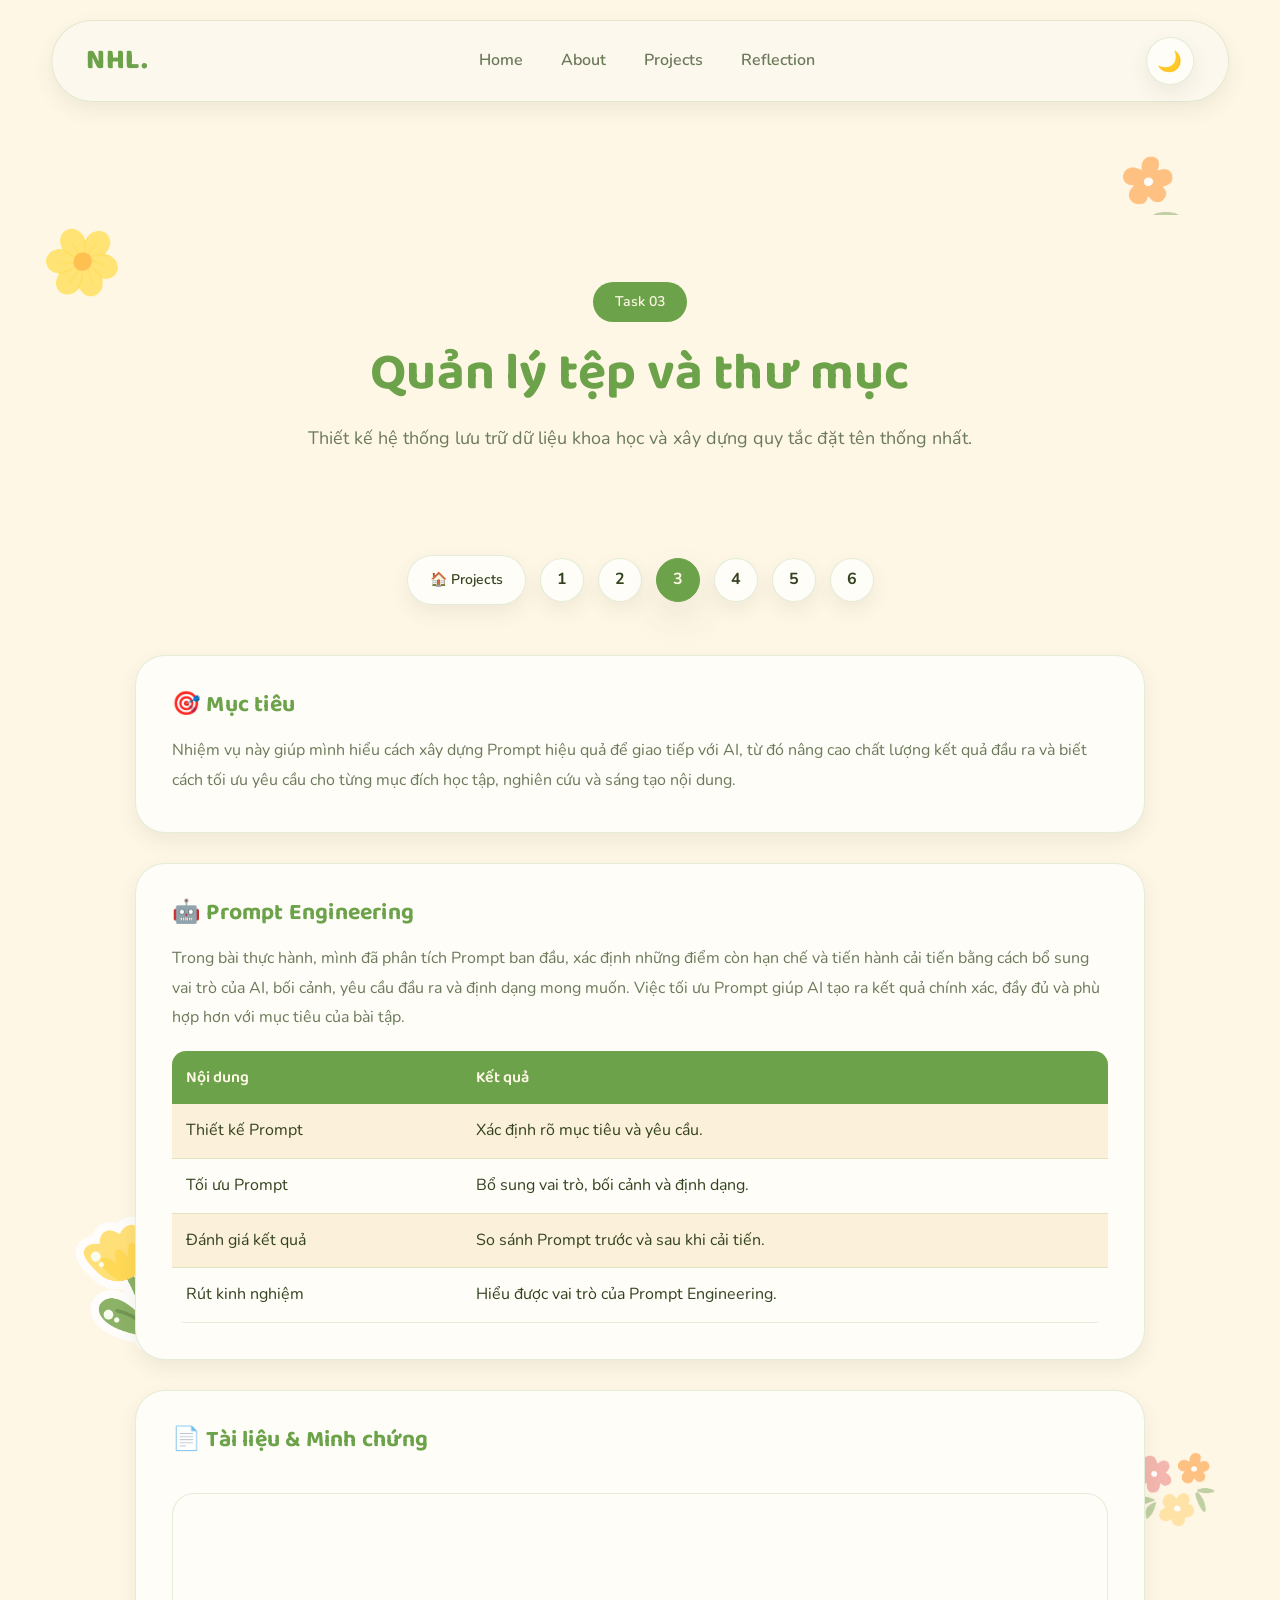
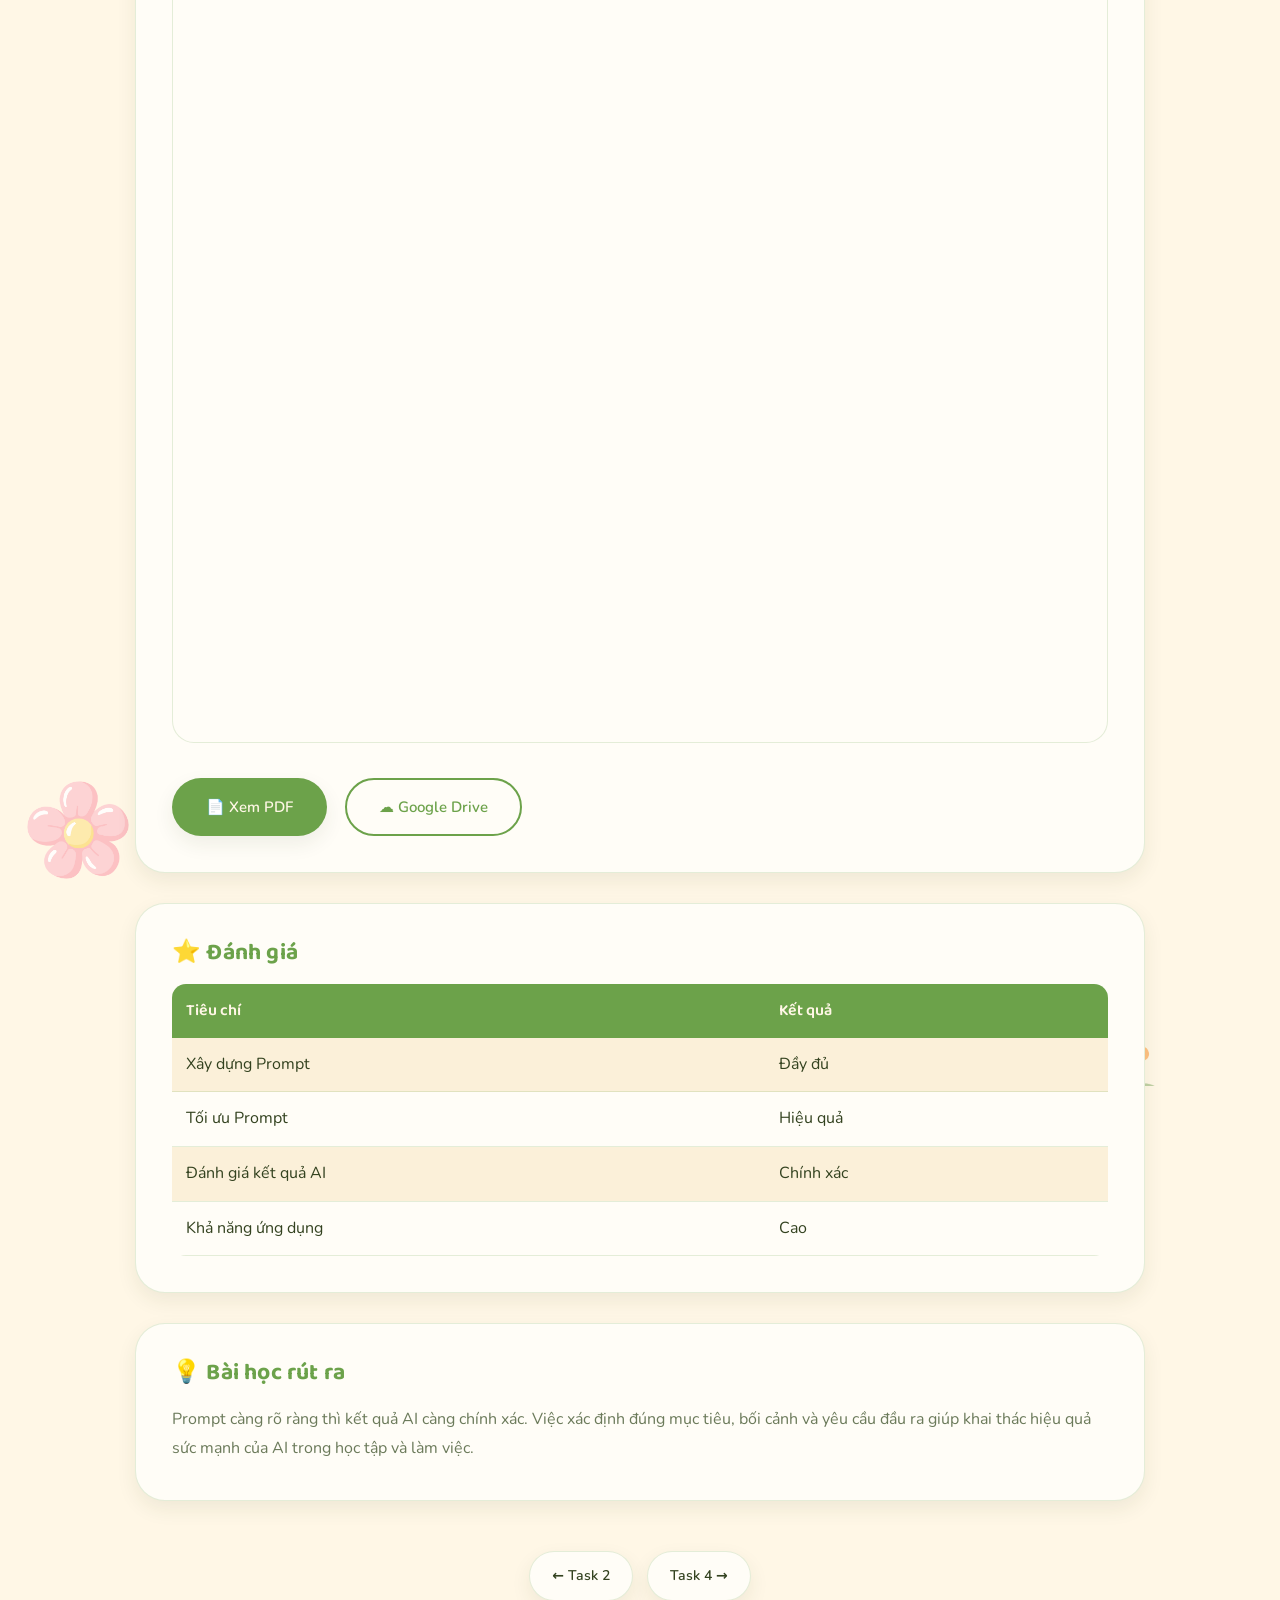
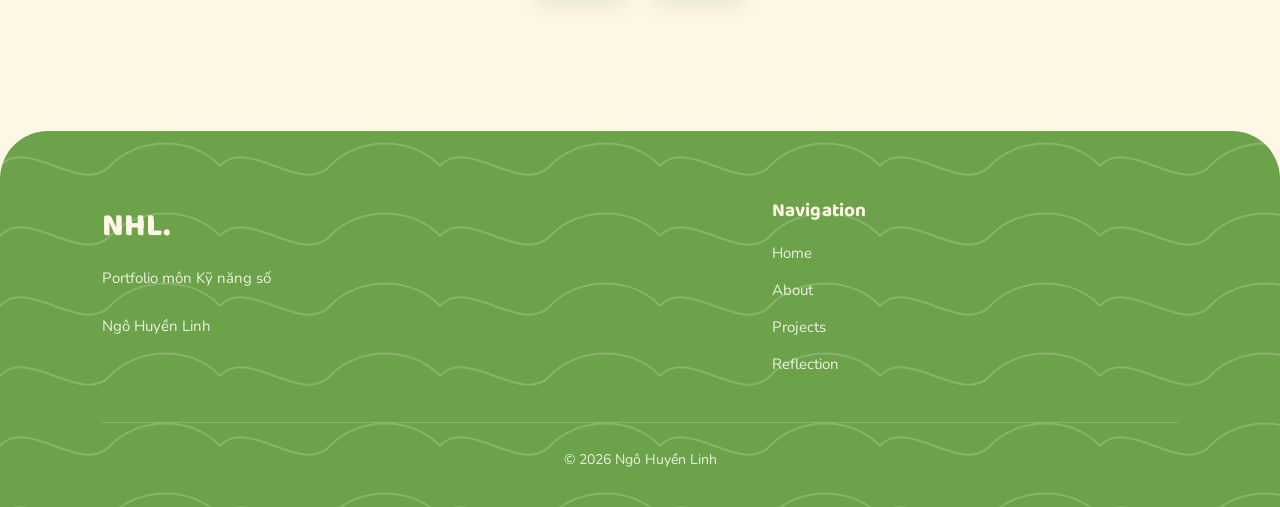
<file: tasks/task3.html>
<!DOCTYPE html>
<html lang="vi">

<head>

<meta charset="UTF-8">

<meta name="viewport" content="width=device-width, initial-scale=1.0">

<title>Task 3 | Ngô Huyền Linh</title>

<link rel="stylesheet" href="../css/style.css">
<link rel="stylesheet" href="../css/responsive.css">

</head>

<body>

<nav>

<div class="logo">NHL.</div>

<ul class="nav-menu">

<li><a href="../index.html">Home</a></li>

<li><a href="../about.html">About</a></li>

<li><a href="../projects.html">Projects</a></li>

<li><a href="../reflection.html">Reflection</a></li>

</ul>

<button class="hamburger" id="hamburger" aria-label="Toggle menu" aria-expanded="false">
<span></span>
<span></span>
<span></span>
</button>

<button id="themeToggle">🌙</button>

</nav>

<section class="task-hero">

<div class="task-number">

Task 03

</div>

<h1>Quản lý tệp và thư mục</h1>

<p>

Thiết kế hệ thống lưu trữ dữ liệu khoa học và xây dựng quy tắc đặt tên thống nhất.

</p>

</section>
<section class="task-navigation">

<a href="../projects.html" class="nav-btn">
🏠 Projects
</a>

<a href="task1.html" class="nav-btn-num">1</a>

<a href="task2.html" class="nav-btn-num">2</a>

<a href="task3.html" class="nav-btn-num active">3</a>

<a href="task4.html" class="nav-btn-num">4</a>

<a href="task5.html" class="nav-btn-num">5</a>

<a href="task6.html" class="nav-btn-num">6</a>

</section>
<section class="task-content">

<div class="task-box">

<h2>🎯 Mục tiêu</h2>

<p>

Nhiệm vụ này giúp mình hiểu cách xây dựng Prompt hiệu quả để giao tiếp với AI, từ đó nâng cao chất lượng kết quả đầu ra và biết cách tối ưu yêu cầu cho từng mục đích học tập, nghiên cứu và sáng tạo nội dung.

</p>

</div>

<div class="task-box">

<h2>🤖 Prompt Engineering</h2>

<p>

Trong bài thực hành, mình đã phân tích Prompt ban đầu, xác định những điểm còn hạn chế và tiến hành cải tiến bằng cách bổ sung vai trò của AI, bối cảnh, yêu cầu đầu ra và định dạng mong muốn. Việc tối ưu Prompt giúp AI tạo ra kết quả chính xác, đầy đủ và phù hợp hơn với mục tiêu của bài tập.

</p>

<table class="portfolio-table">

<tr>

<th>Nội dung</th>

<th>Kết quả</th>

</tr>

<tr>

<td>Thiết kế Prompt</td>

<td>Xác định rõ mục tiêu và yêu cầu.</td>

</tr>

<tr>

<td>Tối ưu Prompt</td>

<td>Bổ sung vai trò, bối cảnh và định dạng.</td>

</tr>

<tr>

<td>Đánh giá kết quả</td>

<td>So sánh Prompt trước và sau khi cải tiến.</td>

</tr>

<tr>

<td>Rút kinh nghiệm</td>

<td>Hiểu được vai trò của Prompt Engineering.</td>

</tr>

</table>

</div>

<div class="task-box">

<h2>📄 Tài liệu & Minh chứng</h2>

<iframe src="../assets/documents/task3.pdf" class="pdf-frame"></iframe>

<div class="pdf-actions">

<a href="../assets/documents/task3.pdf" target="_blank" class="btn">📄 Xem PDF</a>

<a href="https://drive.google.com/drive/folders/1yswtLrChnPl7YsaO51tUM44habR-Te0U?usp=drive_link" target="_blank" class="btn2">☁ Google Drive</a>

</div>

</div>

<div class="task-box">

<h2>⭐ Đánh giá</h2>

<table class="portfolio-table">

<tr><th>Tiêu chí</th><th>Kết quả</th></tr>

<tr><td>Xây dựng Prompt</td><td>Đầy đủ</td></tr>

<tr><td>Tối ưu Prompt</td><td>Hiệu quả</td></tr>

<tr><td>Đánh giá kết quả AI</td><td>Chính xác</td></tr>

<tr><td>Khả năng ứng dụng</td><td>Cao</td></tr>

</table>

</div>

<div class="task-box">

<h2>💡 Bài học rút ra</h2>

<p>

Prompt càng rõ ràng thì kết quả AI càng chính xác. Việc xác định đúng mục tiêu, bối cảnh và yêu cầu đầu ra giúp khai thác hiệu quả sức mạnh của AI trong học tập và làm việc.

</p>

</div>

</section>
<section class="task-navigation">

<a class="nav-btn" href="task2.html">
← Task 2
</a>

<a class="nav-btn" href="task4.html">
Task 4 →
</a>

</section>
<footer>

<div class="footer-container">

<div>

<div class="footer-logo">

NHL.

</div>

<p>

Portfolio môn Kỹ năng số

<br><br>

Ngô Huyền Linh

</p>

</div>

<div>

<h3 class="footer-title">

Navigation

</h3>

<div class="footer-links">

<a href="../index.html">Home</a>

<a href="../about.html">About</a>

<a href="../projects.html">Projects</a>

<a href="../reflection.html">Reflection</a>

</div>

</div>



</div>

<div class="footer-bottom">

© 2026 Ngô Huyền Linh

</div>

</footer>

<button id="topBtn">

↑

</button>

<div class="lightbox">

<img>

</div>
<script src="../js/script.js"></script>
</body>

</html>
</file>
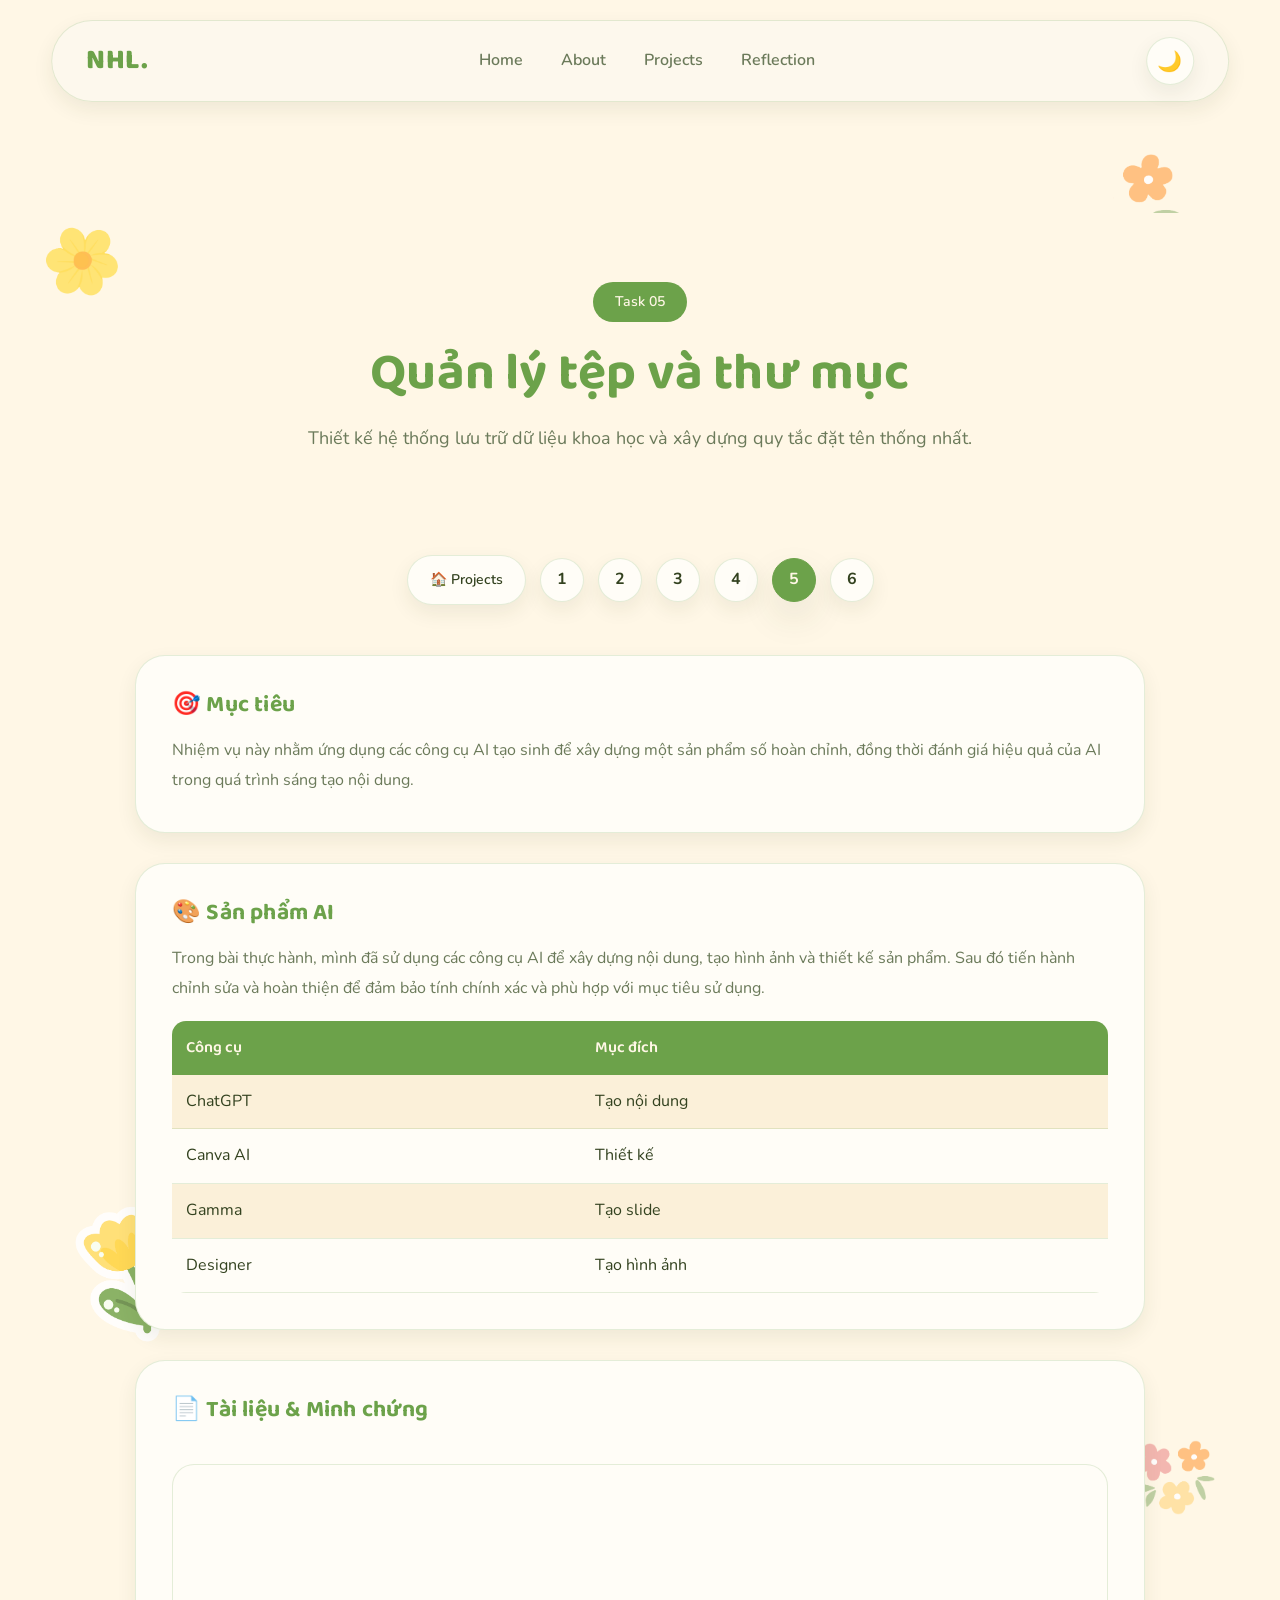
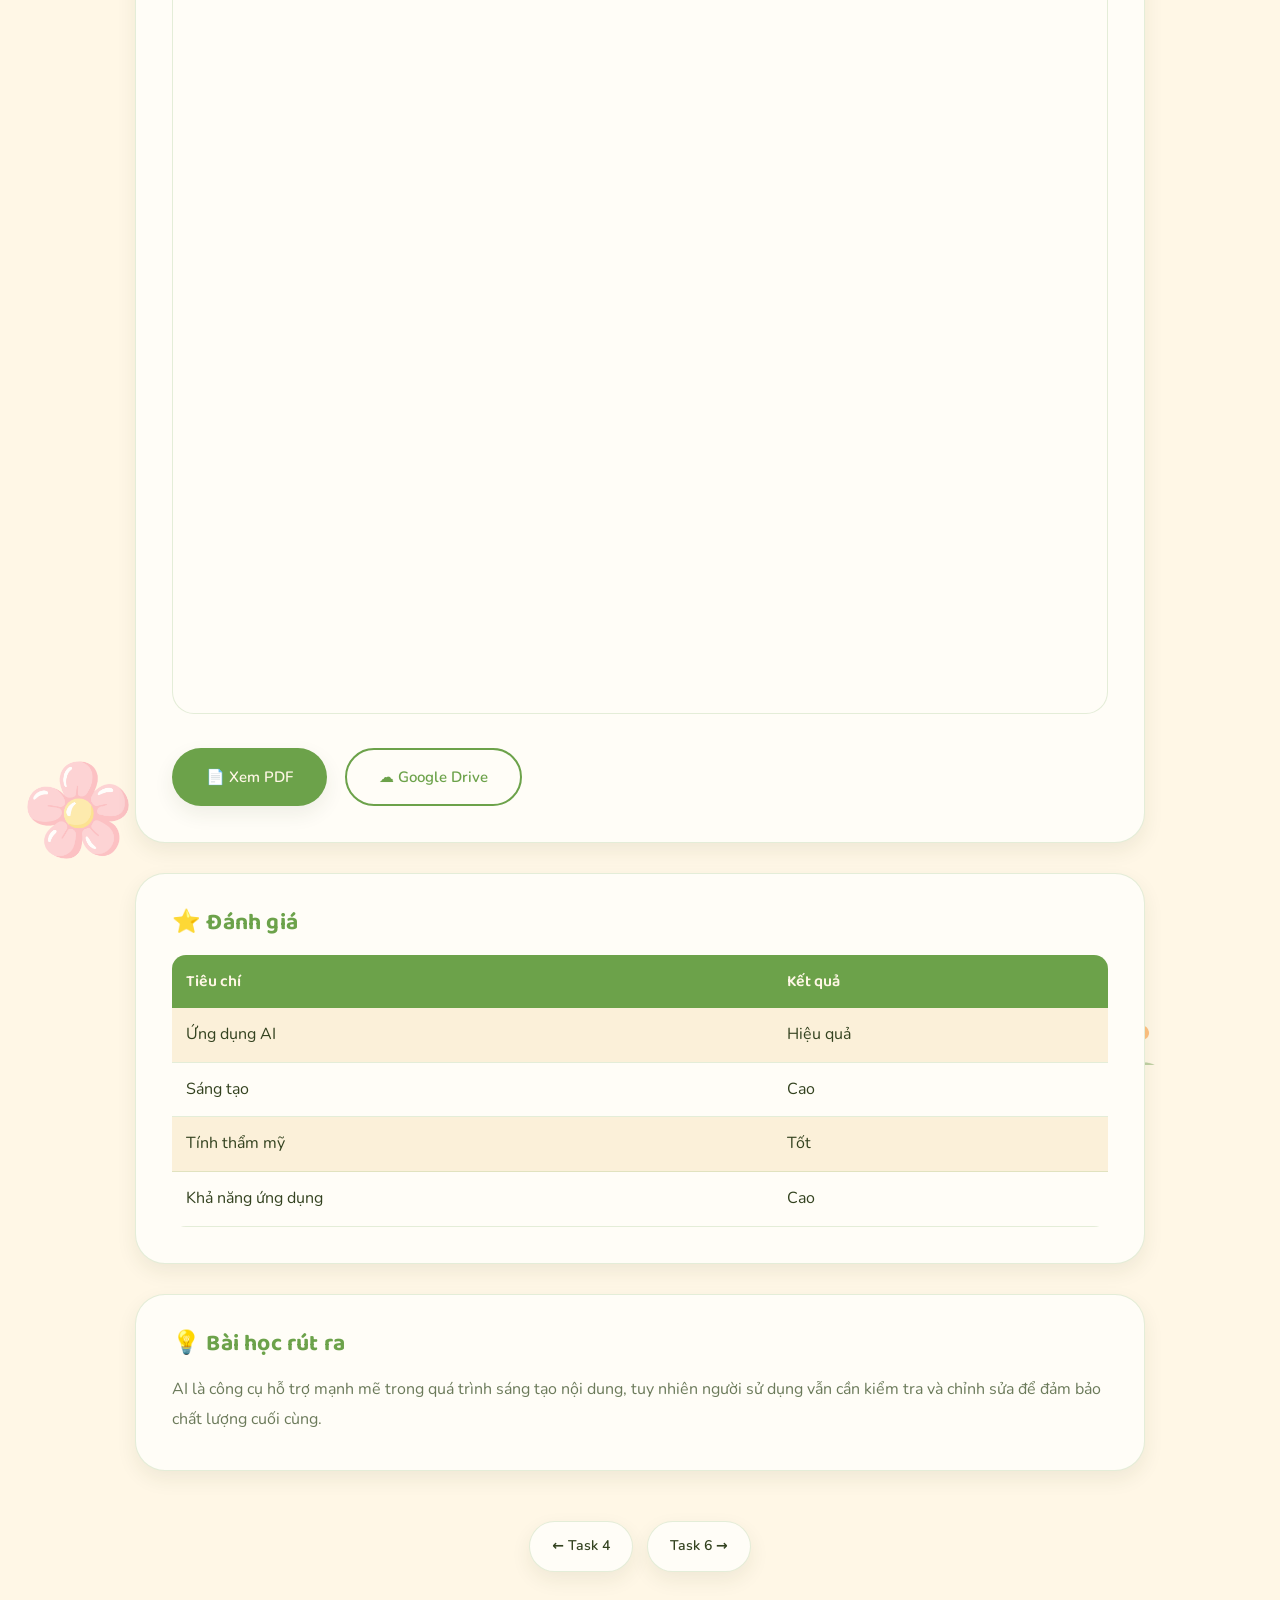
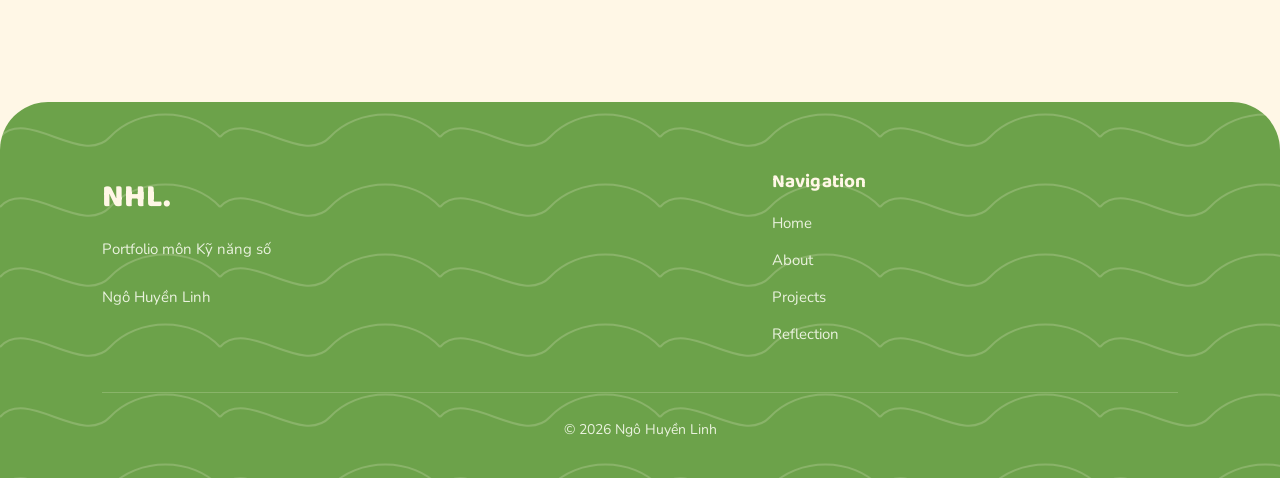
<file: tasks/task5.html>
<!DOCTYPE html>
<html lang="vi">

<head>

<meta charset="UTF-8">

<meta name="viewport" content="width=device-width, initial-scale=1.0">

<title>Task 5 | Ngô Huyền Linh</title>

<link rel="stylesheet" href="../css/style.css">
<link rel="stylesheet" href="../css/responsive.css">

</head>

<body>

<nav>

<div class="logo">NHL.</div>

<ul class="nav-menu">

<li><a href="../index.html">Home</a></li>

<li><a href="../about.html">About</a></li>

<li><a href="../projects.html">Projects</a></li>

<li><a href="../reflection.html">Reflection</a></li>

</ul>

<button class="hamburger" id="hamburger" aria-label="Toggle menu" aria-expanded="false">
<span></span>
<span></span>
<span></span>
</button>

<button id="themeToggle">🌙</button>

</nav>

<section class="task-hero">

<div class="task-number">

Task 05

</div>

<h1>Quản lý tệp và thư mục</h1>

<p>

Thiết kế hệ thống lưu trữ dữ liệu khoa học và xây dựng quy tắc đặt tên thống nhất.

</p>

</section>
<section class="task-navigation">

<a href="../projects.html" class="nav-btn">
🏠 Projects
</a>

<a href="task1.html" class="nav-btn-num">1</a>

<a href="task2.html" class="nav-btn-num">2</a>

<a href="task3.html" class="nav-btn-num">3</a>

<a href="task4.html" class="nav-btn-num">4</a>

<a href="task5.html" class="nav-btn-num active">5</a>

<a href="task6.html" class="nav-btn-num">6</a>

</section>
<section class="task-content">

<div class="task-box">

<h2>🎯 Mục tiêu</h2>

<p>

Nhiệm vụ này nhằm ứng dụng các công cụ AI tạo sinh để xây dựng một sản phẩm số hoàn chỉnh, đồng thời đánh giá hiệu quả của AI trong quá trình sáng tạo nội dung.

</p>

</div>

<div class="task-box">

<h2>🎨 Sản phẩm AI</h2>

<p>

Trong bài thực hành, mình đã sử dụng các công cụ AI để xây dựng nội dung, tạo hình ảnh và thiết kế sản phẩm. Sau đó tiến hành chỉnh sửa và hoàn thiện để đảm bảo tính chính xác và phù hợp với mục tiêu sử dụng.

</p>

<table class="portfolio-table">

<tr><th>Công cụ</th><th>Mục đích</th></tr>

<tr><td>ChatGPT</td><td>Tạo nội dung</td></tr>

<tr><td>Canva AI</td><td>Thiết kế</td></tr>

<tr><td>Gamma</td><td>Tạo slide</td></tr>

<tr><td>Designer</td><td>Tạo hình ảnh</td></tr>

</table>

</div>

<div class="task-box">

<h2>📄 Tài liệu & Minh chứng</h2>

<iframe src="../assets/documents/task5.pdf" class="pdf-frame"></iframe>

<div class="pdf-actions">

<a href="../assets/documents/task5.pdf" target="_blank" class="btn">📄 Xem PDF</a>

<a href="https://drive.google.com/drive/folders/1yswtLrChnPl7YsaO51tUM44habR-Te0U?usp=drive_link" target="_blank" class="btn2">☁ Google Drive</a>

</div>

</div>

<div class="task-box">

<h2>⭐ Đánh giá</h2>

<table class="portfolio-table">

<tr><th>Tiêu chí</th><th>Kết quả</th></tr>

<tr><td>Ứng dụng AI</td><td>Hiệu quả</td></tr>

<tr><td>Sáng tạo</td><td>Cao</td></tr>

<tr><td>Tính thẩm mỹ</td><td>Tốt</td></tr>

<tr><td>Khả năng ứng dụng</td><td>Cao</td></tr>

</table>

</div>

<div class="task-box">

<h2>💡 Bài học rút ra</h2>

<p>

AI là công cụ hỗ trợ mạnh mẽ trong quá trình sáng tạo nội dung, tuy nhiên người sử dụng vẫn cần kiểm tra và chỉnh sửa để đảm bảo chất lượng cuối cùng.

</p>

</div>

</section>
<section class="task-navigation">

<a class="nav-btn" href="task4.html">
← Task 4
</a>

<a class="nav-btn" href="task6.html">
Task 6 →
</a>

</section>
<footer>

<div class="footer-container">

<div>

<div class="footer-logo">

NHL.

</div>

<p>

Portfolio môn Kỹ năng số

<br><br>

Ngô Huyền Linh

</p>

</div>

<div>

<h3 class="footer-title">

Navigation

</h3>

<div class="footer-links">

<a href="../index.html">Home</a>

<a href="../about.html">About</a>

<a href="../projects.html">Projects</a>

<a href="../reflection.html">Reflection</a>

</div>

</div>



</div>

<div class="footer-bottom">

© 2026 Ngô Huyền Linh

</div>

</footer>

<button id="topBtn">

↑

</button>

<div class="lightbox">

<img>

</div>
<script src="../js/script.js"></script>
</body>

</html>
</file>
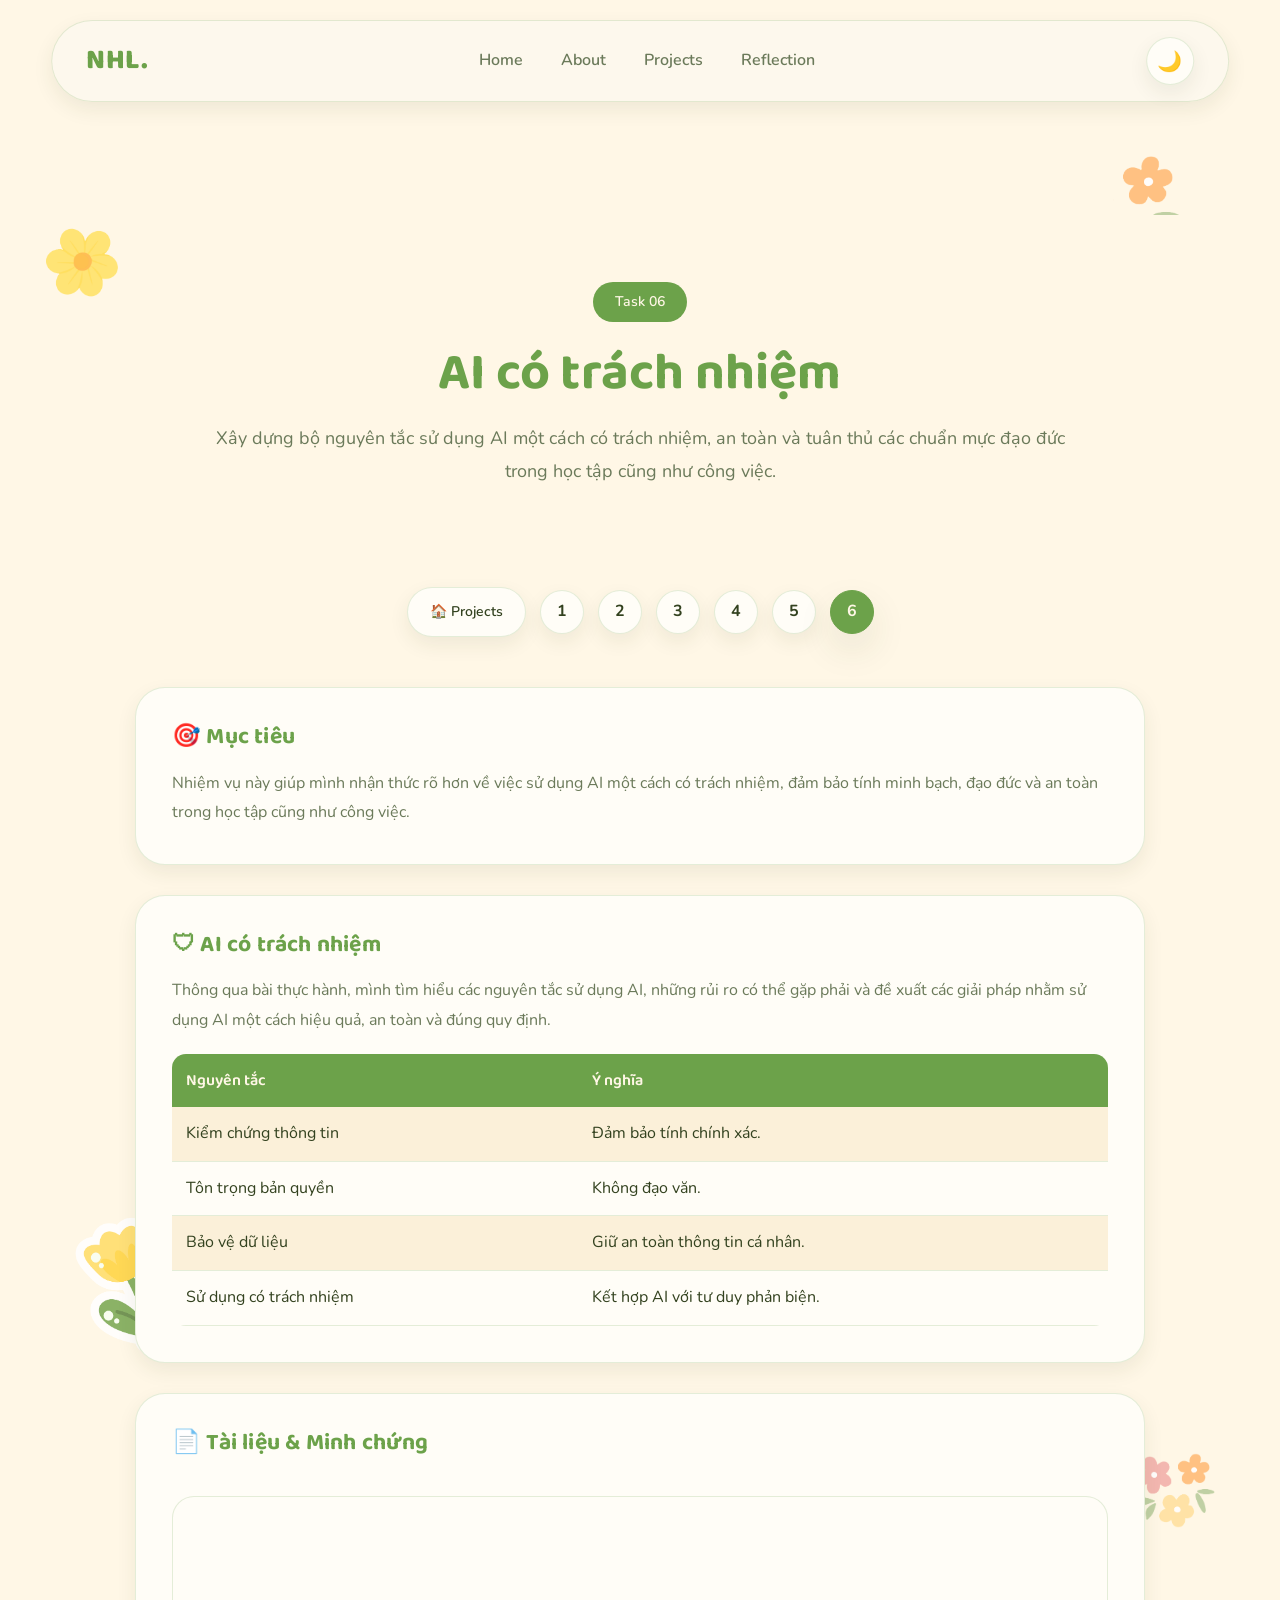
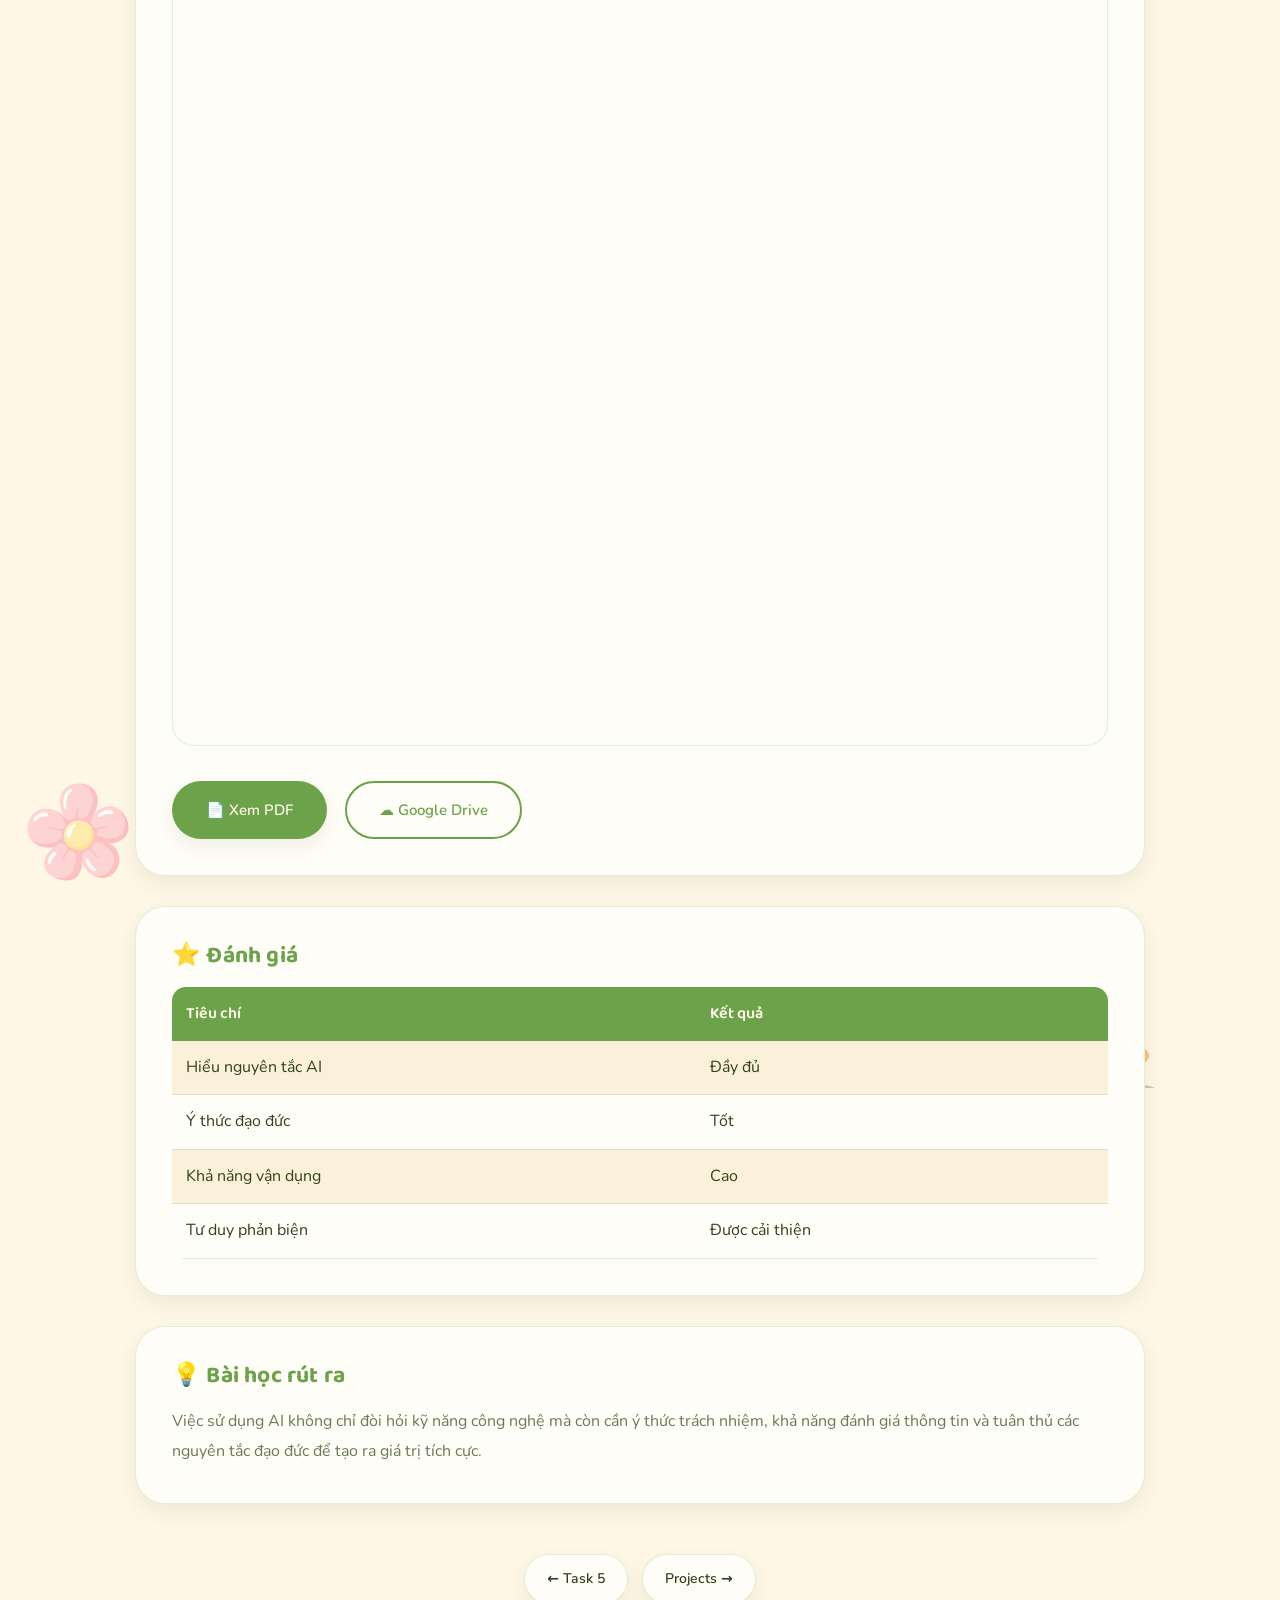
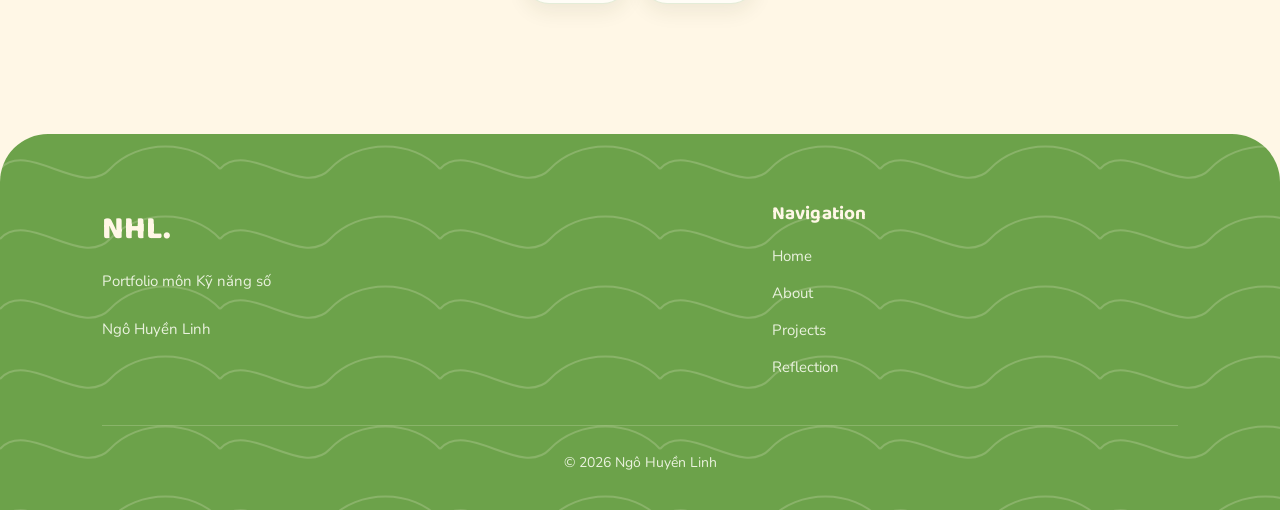
<file: tasks/task6.html>
<!DOCTYPE html>
<html lang="vi">

<head>

<meta charset="UTF-8">

<meta name="viewport" content="width=device-width, initial-scale=1.0">

<title>Task 6 | Ngô Huyền Linh</title>

<link rel="stylesheet" href="../css/style.css">
<link rel="stylesheet" href="../css/responsive.css">

</head>

<body>

<nav>

<div class="logo">NHL.</div>

<ul class="nav-menu">

<li><a href="../index.html">Home</a></li>

<li><a href="../about.html">About</a></li>

<li><a href="../projects.html">Projects</a></li>

<li><a href="../reflection.html">Reflection</a></li>

</ul>

<button class="hamburger" id="hamburger" aria-label="Toggle menu" aria-expanded="false">
<span></span>
<span></span>
<span></span>
</button>

<button id="themeToggle">🌙</button>

</nav>

<section class="task-hero">

<div class="task-number">

Task 06

</div>

<h1>AI có trách nhiệm</h1>

<p>

Xây dựng bộ nguyên tắc sử dụng AI một cách có trách nhiệm, an toàn và tuân thủ các chuẩn mực đạo đức trong học tập cũng như công việc.

</p>

</section>
<section class="task-navigation">

<a href="../projects.html" class="nav-btn">
🏠 Projects
</a>

<a href="task1.html" class="nav-btn-num">1</a>

<a href="task2.html" class="nav-btn-num">2</a>

<a href="task3.html" class="nav-btn-num">3</a>

<a href="task4.html" class="nav-btn-num">4</a>

<a href="task5.html" class="nav-btn-num">5</a>

<a href="task6.html" class="nav-btn-num active">6</a>

</section>
<section class="task-content">

<div class="task-box">

<h2>🎯 Mục tiêu</h2>

<p>

Nhiệm vụ này giúp mình nhận thức rõ hơn về việc sử dụng AI một cách có trách nhiệm, đảm bảo tính minh bạch, đạo đức và an toàn trong học tập cũng như công việc.

</p>

</div>

<div class="task-box">

<h2>🛡 AI có trách nhiệm</h2>

<p>

Thông qua bài thực hành, mình tìm hiểu các nguyên tắc sử dụng AI, những rủi ro có thể gặp phải và đề xuất các giải pháp nhằm sử dụng AI một cách hiệu quả, an toàn và đúng quy định.

</p>

<table class="portfolio-table">

<tr><th>Nguyên tắc</th><th>Ý nghĩa</th></tr>

<tr><td>Kiểm chứng thông tin</td><td>Đảm bảo tính chính xác.</td></tr>

<tr><td>Tôn trọng bản quyền</td><td>Không đạo văn.</td></tr>

<tr><td>Bảo vệ dữ liệu</td><td>Giữ an toàn thông tin cá nhân.</td></tr>

<tr><td>Sử dụng có trách nhiệm</td><td>Kết hợp AI với tư duy phản biện.</td></tr>

</table>

</div>

<div class="task-box">

<h2>📄 Tài liệu & Minh chứng</h2>

<iframe src="../assets/documents/task6.pdf" class="pdf-frame"></iframe>

<div class="pdf-actions">

<a href="../assets/documents/task6.pdf" target="_blank" class="btn">📄 Xem PDF</a>

<a href="https://drive.google.com/drive/folders/1yswtLrChnPl7YsaO51tUM44habR-Te0U?usp=drive_link" target="_blank" class="btn2">☁ Google Drive</a>

</div>

</div>

<div class="task-box">

<h2>⭐ Đánh giá</h2>

<table class="portfolio-table">

<tr><th>Tiêu chí</th><th>Kết quả</th></tr>

<tr><td>Hiểu nguyên tắc AI</td><td>Đầy đủ</td></tr>

<tr><td>Ý thức đạo đức</td><td>Tốt</td></tr>

<tr><td>Khả năng vận dụng</td><td>Cao</td></tr>

<tr><td>Tư duy phản biện</td><td>Được cải thiện</td></tr>

</table>

</div>

<div class="task-box">

<h2>💡 Bài học rút ra</h2>

<p>

Việc sử dụng AI không chỉ đòi hỏi kỹ năng công nghệ mà còn cần ý thức trách nhiệm, khả năng đánh giá thông tin và tuân thủ các nguyên tắc đạo đức để tạo ra giá trị tích cực.

</p>

</div>

</section>

<section class="task-navigation">

<a class="nav-btn" href="task5.html">
← Task 5
</a>

<a class="nav-btn" href="../projects.html">
Projects →
</a>

</section>
<footer>

<div class="footer-container">

<div>

<div class="footer-logo">

NHL.

</div>

<p>

Portfolio môn Kỹ năng số

<br><br>

Ngô Huyền Linh

</p>

</div>

<div>

<h3 class="footer-title">

Navigation

</h3>

<div class="footer-links">

<a href="../index.html">Home</a>

<a href="../about.html">About</a>

<a href="../projects.html">Projects</a>

<a href="../reflection.html">Reflection</a>

</div>

</div>



</div>

<div class="footer-bottom">

© 2026 Ngô Huyền Linh

</div>

</footer>

<button id="topBtn">

↑

</button>

<div class="lightbox">

<img>

</div>
<script src="../js/script.js"></script>
</body>

</html>
</file>
<file: css/style.css>
/* =====================================================================
   PORTFOLIO — Ngô Huyền Linh
   Design language: cream (#FFF7E6) + leaf green (#6CA24A) + sunshine /
   marigold / blush / sage accents, whimsical illustrative nature-inspired
   style — adapted from the "Sealed Stories" brand style guide.
   Note: "Quiche Sans" is a paid font (not on Google Fonts); the display
   font used here is Baloo 2 — free, rounded/playful, and with full
   Vietnamese diacritic support (Fredoka was tried first but its
   Vietnamese glyph coverage is broken/incomplete). Nunito is used for
   body text as specified, and also fully supports Vietnamese.
===================================================================== */

@import url('https://fonts.googleapis.com/css2?family=Baloo+2:wght@500;600;700;800&family=Nunito:wght@300;400;500;600;700;800&display=swap');

/* ---------------------------------------------------------------
   0. DESIGN TOKENS
   (variable names kept for compatibility with the rest of the file;
   values re-themed to the "Sealed Stories" palette)
--------------------------------------------------------------- */
:root{
    --cream:        #FFF7E6;
    --cream-soft:   #FBF0D9;
    --paper:        #FFFDF7;

    --maroon-950:   #29401D;
    --maroon-900:   #375A28;
    --maroon:       #6CA24A;
    --maroon-700:   #578A3A;
    --maroon-600:   #F28C38;
    --maroon-400:   #F7B7C4;

    --ink:          #33421F;
    --body-text:    #6B7A5A;
    --body-text-dark: #EAF2DE;

    --sunshine:     #F4C542;
    --marigold:     #F28C38;
    --pink:         #F7B7C4;
    --pink-soft:    #FCE7EC;
    --leaf:         #C7DDAE;

    --line:         rgba(108,162,74,.18);
    --line-dark:    rgba(255,247,230,.2);

    --shadow-sm:    0 8px 20px rgba(51,66,31,.08);
    --shadow-md:    0 16px 36px rgba(51,66,31,.10);
    --shadow-lg:    0 26px 56px rgba(51,66,31,.14);

    --radius-sm:    14px;
    --radius-md:    22px;
    --radius-lg:    30px;
    --radius-pill:  999px;

    --font-display: 'Baloo 2', system-ui, sans-serif;
    --font-body:    'Nunito', system-ui, sans-serif;

    /* wavy-line motif, tileable, colour swapped per surface */
    --wave-on-dark: url("data:image/svg+xml,%3Csvg xmlns='http://www.w3.org/2000/svg' width='220' height='70' viewBox='0 0 220 70'%3E%3Cpath d='M0 35 C 27 5, 82 65, 110 35 S 193 5, 220 35' stroke='%23FFF7E6' stroke-width='2' fill='none' opacity='.2'/%3E%3C/svg%3E");
    --wave-on-light: url("data:image/svg+xml,%3Csvg xmlns='http://www.w3.org/2000/svg' width='220' height='70' viewBox='0 0 220 70'%3E%3Cpath d='M0 35 C 27 5, 82 65, 110 35 S 193 5, 220 35' stroke='%236CA24A' stroke-width='2' fill='none' opacity='.14'/%3E%3C/svg%3E");

    /* scalloped bottom edge, used under the hero card */
    --scallop-edge: url("data:image/svg+xml,%3Csvg xmlns='http://www.w3.org/2000/svg' width='140' height='34' viewBox='0 0 140 34'%3E%3Cpath d='M0 0 C 11.6 0 11.6 24 23.3 24 C 35 24 35 0 46.6 0 C 58.3 0 58.3 24 70 24 C 81.6 24 81.6 0 93.3 0 C 105 0 105 24 116.6 24 C 128.3 24 128.3 0 140 0 L140 34 L0 34 Z' fill='%23FFF7E6'/%3E%3C/svg%3E");

    /* small whimsical flower doodle, used as a decorative accent */
    --flower-doodle: url("data:image/svg+xml,%3Csvg xmlns='http://www.w3.org/2000/svg' width='60' height='60' viewBox='0 0 60 60'%3E%3Cg fill='%23F4C542'%3E%3Ccircle cx='30' cy='14' r='10'/%3E%3Ccircle cx='46' cy='30' r='10'/%3E%3Ccircle cx='30' cy='46' r='10'/%3E%3Ccircle cx='14' cy='30' r='10'/%3E%3C/g%3E%3Ccircle cx='30' cy='30' r='9' fill='%23F28C38'/%3E%3C/svg%3E");
}

/* ---------------------------------------------------------------
   1. RESET / BASE
--------------------------------------------------------------- */
*{
    margin:0;
    padding:0;
    box-sizing:border-box;
}

html{
    scroll-behavior:smooth;
}

body{
    position:relative;
    font-family:var(--font-body);
    background:var(--cream);
    color:var(--ink);
    min-height:100vh;
    padding-top:132px;
    overflow-x:hidden;
    line-height:1.6;
}

/* ---------------------------------------------------------------
   1b. DECORATIVE FLOWER BACKGROUND
   Scattered flower illustrations sitting behind all page content.
   z-index:-1 guarantees they always paint underneath text, photos,
   cards, nav and footer (which all have their own backgrounds), so
   they only ever show through the empty cream gaps of the layout.
--------------------------------------------------------------- */
body::before{
    content:"";
    position:absolute;
    inset:0;
    z-index:-1;
    pointer-events:none;
    background-repeat:no-repeat;
    background-image:
        url("../assets/images/decor/flower-6.png"),
        url("../assets/images/decor/flower-1.png"),
        url("../assets/images/decor/flower-4.png"),
        url("../assets/images/decor/flower-2.png"),
        url("../assets/images/decor/flower-5.png"),
        url("../assets/images/decor/flower-1.png"),
        url("../assets/images/decor/flower-6.png"),
        url("../assets/images/decor/flower-4.png");
    background-position:
        3% 6%,
        92% 4%,
        6% 34%,
        95% 40%,
        2% 66%,
        90% 72%,
        8% 92%,
        94% 96%;
    background-size:
        90px auto,
        70px auto,
        120px auto,
        95px auto,
        110px auto,
        60px auto,
        100px auto,
        80px auto;
    opacity:.85;
}

@media (max-width:900px){
    body::before{
        background-size:
            60px auto,
            50px auto,
            80px auto,
            65px auto,
            75px auto,
            45px auto,
            70px auto,
            55px auto;
        opacity:.6;
    }
}

@media (max-width:560px){
    body::before{
        display:none;
    }
}

h1,h2,h3,h4{
    font-family:var(--font-display);
    color:var(--maroon);
    line-height:1.15;
    letter-spacing:.2px;
}

a{
    color:inherit;
}

img{
    display:block;
    max-width:100%;
}

@media (prefers-reduced-motion: reduce){
    *{
        animation-duration:.01ms !important;
        animation-iteration-count:1 !important;
        transition-duration:.01ms !important;
        scroll-behavior:auto !important;
    }
}

/* ---------------------------------------------------------------
   2. NAVBAR
--------------------------------------------------------------- */
nav{
    position:fixed;
    top:20px;
    left:50%;
    transform:translateX(-50%);
    width:92%;
    max-width:1350px;
    padding:16px 34px;
    display:flex;
    justify-content:space-between;
    align-items:center;
    border-radius:var(--radius-pill);
    background:rgba(253,248,237,.94);
    border:1px solid var(--line);
    box-shadow:var(--shadow-sm);
    transition:.3s ease;
    z-index:1000;
}

nav.scrolled{
    padding:13px 30px;
    background:var(--paper);
    box-shadow:var(--shadow-md);
}

.logo{
    font-family:var(--font-display);
    font-size:28px;
    font-weight:800;
    letter-spacing:.5px;
    color:var(--maroon);
}

.nav-menu{
    display:flex;
    align-items:center;
    gap:38px;
    list-style:none;
}

.nav-menu a{
    position:relative;
    text-decoration:none;
    font-size:16px;
    font-weight:600;
    color:var(--body-text);
    transition:.25s;
}

.nav-menu a:hover,
.nav-menu a.active{
    color:var(--maroon);
}

.nav-menu a::after{
    content:"";
    position:absolute;
    left:0;
    bottom:-8px;
    width:0;
    height:3px;
    border-radius:var(--radius-pill);
    background:var(--maroon-400);
    transition:.3s;
}

.nav-menu a:hover::after,
.nav-menu a.active::after{
    width:100%;
}

#themeToggle{
    width:48px;
    height:48px;
    border-radius:50%;
    border:1px solid var(--line);
    cursor:pointer;
    font-size:20px;
    background:var(--paper);
    box-shadow:var(--shadow-sm);
    transition:.25s;
}

#themeToggle:hover{
    transform:rotate(18deg);
    border-color:var(--maroon-400);
}

/* ---------------------------------------------------------------
   3. BUTTONS
--------------------------------------------------------------- */
.btn,
.btn2,
.btn-project,
.nav-btn{
    display:inline-block;
    padding:15px 32px;
    border-radius:var(--radius-pill);
    text-decoration:none;
    font-weight:600;
    font-size:15px;
    transition:.28s ease;
    cursor:pointer;
    border:2px solid transparent;
}

.btn,
.btn-project{
    background:var(--maroon);
    color:var(--cream);
    box-shadow:var(--shadow-sm);
}

.btn:hover,
.btn-project:hover{
    background:var(--maroon-700);
    transform:translateY(-4px);
    box-shadow:var(--shadow-md);
}

.btn2{
    background:transparent;
    border-color:var(--maroon);
    color:var(--maroon);
}

.btn2:hover{
    background:var(--maroon);
    color:var(--cream);
    transform:translateY(-4px);
}

/* ---------------------------------------------------------------
   4. HERO
--------------------------------------------------------------- */
.hero{
    position:relative;
    max-width:1300px;
    min-height:74vh;
    margin:20px auto 0;
    padding:70px 60px 90px;
    display:flex;
    justify-content:space-between;
    align-items:center;
    gap:70px;
    background:var(--paper);
    border:2px solid var(--line);
    border-radius:60px;
    box-shadow:var(--shadow-lg);
    overflow:hidden;
}

.hero::before,
.hero::after{
    content:"";
    position:absolute;
    width:60px;
    height:60px;
    background-image:var(--flower-doodle);
    background-repeat:no-repeat;
    background-size:contain;
    opacity:.85;
}

.hero::before{
    top:36px;
    left:36px;
    transform:rotate(-12deg) scale(.8);
}

.hero::after{
    bottom:34px;
    right:38%;
    transform:rotate(18deg) scale(.55);
}

.wave-divider{
    max-width:1300px;
    margin:-1px auto 0;
    height:30px;
    background-image:var(--scallop-edge);
    background-repeat:repeat-x;
    background-position:center;
    background-size:120px 30px;
    opacity:.7;
}

.hero .hero-tag{
    background:var(--pink-soft);
    border-color:var(--pink);
    color:var(--marigold);
}

.hero .description{
    color:var(--body-text);
}

.hero .btn{
    background:var(--maroon);
    color:var(--cream);
}

.hero .btn:hover{
    background:var(--maroon-700);
}

.hero .btn2{
    border-color:var(--maroon);
    color:var(--maroon);
}

.hero .btn2:hover{
    background:var(--maroon);
    color:var(--cream);
}

.hero-left{
    flex:1;
    position:relative;
    z-index:1;
    animation:fadeSlideLeft .8s ease both;
}

.hero-right{
    flex:1;
    display:flex;
    justify-content:center;
    position:relative;
    z-index:1;
    animation:fadeSlideRight .8s ease both;
}

@keyframes fadeSlideLeft{
    from{ opacity:0; transform:translateX(-40px); }
    to{ opacity:1; transform:translateX(0); }
}

@keyframes fadeSlideRight{
    from{ opacity:0; transform:translateX(40px); }
    to{ opacity:1; transform:translateX(0); }
}

.hero-tag{
    display:inline-block;
    padding:9px 22px;
    border-radius:var(--radius-pill);
    background:var(--cream-soft);
    border:1px solid var(--line);
    color:var(--maroon-700);
    font-weight:600;
    font-size:14px;
    margin-bottom:24px;
}

.hero h1{
    font-size:70px;
    font-weight:800;
}

.hero h2{
    margin:16px 0 22px;
    font-size:26px;
    font-weight:600;
    color:var(--maroon-600);
}

.description{
    font-size:18px;
    line-height:1.85;
    color:var(--body-text);
    max-width:600px;
}

.hero-button{
    display:flex;
    gap:18px;
    margin-top:36px;
}

.glass-circle{
    position:relative;
    width:380px;
    height:380px;
    border-radius:52% 48% 46% 54% / 55% 45% 55% 45%;
    background:var(--leaf);
    border:5px solid var(--paper);
    display:flex;
    justify-content:center;
    align-items:center;
    box-shadow:var(--shadow-lg);
    animation:float 5s ease-in-out infinite;
}

.glass-circle::before{
    content:"";
    position:absolute;
    inset:-22px;
    border-radius:48% 52% 54% 46% / 45% 55% 45% 55%;
    border:2px dashed var(--pink);
    z-index:-1;
}

.glass-circle img{
    width:100%;
    height:100%;
    border-radius:52% 48% 46% 54% / 55% 45% 55% 45%;
    object-fit:cover;
}

@keyframes float{
    0%,100%{ transform:translateY(0); }
    50%{ transform:translateY(-16px); }
}

/* ---------------------------------------------------------------
   5. OVERVIEW (home task cards)
--------------------------------------------------------------- */
.overview{
    max-width:1200px;
    margin:130px auto;
    padding:0 20px;
    text-align:center;
}

.section-title{
    font-size:40px;
    font-weight:700;
    text-align:center;
    margin-bottom:20px;
}

.section-description{
    max-width:700px;
    margin:0 auto 55px;
    font-size:17px;
    line-height:1.8;
    color:var(--body-text);
}

.overview-grid{
    display:grid;
    grid-template-columns:repeat(3,1fr);
    gap:28px;
}

.overview-card{
    text-align:left;
    background:var(--paper);
    border:1px solid var(--line);
    border-radius:var(--radius-lg);
    padding:38px 30px;
    box-shadow:var(--shadow-sm);
    transition:.3s ease;
}

.overview-card:hover{
    transform:translateY(-8px);
    border-color:var(--maroon-400);
    box-shadow:var(--shadow-md);
}

.overview-card h2{
    width:64px;
    height:64px;
    display:flex;
    align-items:center;
    justify-content:center;
    font-size:28px;
    margin-bottom:18px;
    background:var(--maroon);
    border-radius:50%;
    box-shadow:var(--shadow-sm);
}

.overview-card h3{
    font-size:21px;
    margin-bottom:8px;
}

.overview-card p{
    font-size:15px;
    color:var(--body-text);
    line-height:1.6;
}

/* ---------------------------------------------------------------
   6. STATS (dark maroon band)
--------------------------------------------------------------- */
.stats{
    position:relative;
    max-width:none;
    margin:0;
    padding:70px 8%;
    display:grid;
    grid-template-columns:repeat(4,1fr);
    gap:25px;
    background:var(--maroon);
    background-image:var(--wave-on-dark);
    background-repeat:repeat;
}

.stat{
    text-align:center;
    padding:10px;
}

.stat h2{
    font-size:44px;
    color:var(--cream);
    margin-bottom:8px;
}

.stat p{
    color:var(--body-text-dark);
    font-weight:600;
    letter-spacing:.3px;
}

/* ---------------------------------------------------------------
   7. LOADER
--------------------------------------------------------------- */
#loader{
    position:fixed;
    inset:0;
    background:var(--cream);
    display:flex;
    flex-direction:column;
    justify-content:center;
    align-items:center;
    gap:18px;
    z-index:99999;
    transition:.6s ease;
}

.loader-logo{
    width:110px;
    height:110px;
    border-radius:50%;
    background:var(--maroon);
    display:flex;
    justify-content:center;
    align-items:center;
    font-family:var(--font-display);
    font-size:34px;
    font-weight:800;
    color:var(--cream);
    animation:pulse 1.4s ease-in-out infinite;
}

#loader h2{
    font-size:16px;
    font-weight:500;
    font-family:var(--font-body);
    color:var(--body-text);
}

@keyframes pulse{
    0%,100%{ transform:scale(1); }
    50%{ transform:scale(1.08); }
}

#loader.hide{
    opacity:0;
    visibility:hidden;
}


/* ---------------------------------------------------------------
   9. SCROLL PROGRESS / BACK TO TOP
--------------------------------------------------------------- */
#progress-bar{
    position:fixed;
    top:0;
    left:0;
    width:0%;
    height:4px;
    background:var(--maroon);
    z-index:9999;
}

#topBtn{
    position:fixed;
    right:30px;
    bottom:30px;
    width:56px;
    height:56px;
    border:none;
    border-radius:50%;
    background:var(--maroon);
    color:var(--cream);
    font-size:22px;
    cursor:pointer;
    display:none;
    z-index:999;
    box-shadow:var(--shadow-md);
    transition:.3s;
}

#topBtn:hover{
    background:var(--maroon-700);
    transform:translateY(-6px);
}

/* ---------------------------------------------------------------
   10. REVEAL ON SCROLL
--------------------------------------------------------------- */
.reveal{
    opacity:0;
    transform:translateY(50px);
    transition:.8s ease;
}

.reveal.active{
    opacity:1;
    transform:translateY(0);
}

/* ---------------------------------------------------------------
   11. TAG (small pill label)
--------------------------------------------------------------- */
.tag{
    display:inline-block;
    padding:8px 20px;
    border-radius:var(--radius-pill);
    background:var(--cream-soft);
    border:1px solid var(--line);
    color:var(--maroon-700);
    font-size:13px;
    font-weight:600;
    margin-bottom:20px;
}

/* ---------------------------------------------------------------
   12. ABOUT PAGE
--------------------------------------------------------------- */
.about-page{
    max-width:1200px;
    margin:150px auto 90px;
    display:grid;
    grid-template-columns:360px 1fr;
    gap:70px;
    align-items:center;
    padding:20px;
}

.about-left img{
    width:100%;
    aspect-ratio:1/1;
    object-fit:cover;
    border-radius:52% 48% 46% 54% / 55% 45% 55% 45%;
    border:5px solid var(--paper);
    box-shadow:var(--shadow-lg);
}

.about-right h1{
    font-size:52px;
    margin:12px 0;
}

.about-right h3{
    color:var(--maroon-600);
    font-weight:600;
    font-family:var(--font-body);
    font-size:19px;
    margin-bottom:22px;
}

.about-right p{
    line-height:1.9;
    font-size:17px;
    color:var(--body-text);
}

.about-info{
    display:grid;
    grid-template-columns:repeat(2,1fr);
    gap:22px;
    margin-top:38px;
}

.info-card{
    background:var(--paper);
    border:1px solid var(--line);
    padding:26px;
    border-radius:var(--radius-md);
    box-shadow:var(--shadow-sm);
    transition:.3s;
}

.info-card:hover{
    transform:translateY(-6px);
    box-shadow:var(--shadow-md);
}

.info-card h2{
    font-size:26px;
    margin-bottom:8px;
}

.info-card h4{
    font-size:16px;
    margin-bottom:6px;
}

.info-card p{
    font-size:14px;
    color:var(--body-text);
    line-height:1.6;
}

/* ---------------------------------------------------------------
   13. SKILLS (progress bars)
--------------------------------------------------------------- */
.skills{
    max-width:960px;
    margin:110px auto;
    padding:20px;
}

.skill{
    margin-bottom:32px;
}

.skill-name{
    display:flex;
    justify-content:space-between;
    margin-bottom:10px;
    font-weight:600;
    color:var(--ink);
}

.progress{
    height:14px;
    background:var(--cream-soft);
    border-radius:var(--radius-pill);
    overflow:hidden;
}

.progress-bar{
    height:100%;
    border-radius:var(--radius-pill);
    background:var(--maroon);
}

/* ---------------------------------------------------------------
   14. PROJECTS PAGE
--------------------------------------------------------------- */
.projects-page{
    max-width:1200px;
    margin:150px auto 0;
    padding:20px;
    text-align:center;
}

.projects-page h1{
    font-size:52px;
    margin-bottom:16px;
}

.projects-page > p{
    max-width:650px;
    margin:0 auto;
    font-size:17px;
    color:var(--body-text);
    line-height:1.8;
}

.project-grid{
    margin:60px 0 100px;
    display:grid;
    grid-template-columns:repeat(3,1fr);
    gap:32px;
}

.project-card{
    display:flex;
    flex-direction:column;
    background:var(--paper);
    border:1px solid var(--line);
    border-radius:var(--radius-lg);
    overflow:hidden;
    box-shadow:var(--shadow-sm);
    transition:.3s;
}

.project-card:hover{
    transform:translateY(-8px);
    box-shadow:var(--shadow-md);
}

.project-card img{
    width:100%;
    height:210px;
    object-fit:cover;
}

.project-content{
    padding:28px;
    display:flex;
    flex-direction:column;
    flex:1;
}

.status{
    display:inline-block;
    align-self:flex-start;
    padding:7px 16px;
    border-radius:var(--radius-pill);
    background:#E5EFDD;
    color:#3E6B2C;
    font-size:13px;
    font-weight:600;
    margin-bottom:18px;
}

.project-content h2{
    font-size:24px;
    margin-bottom:12px;
}

.project-content p{
    line-height:1.75;
    color:var(--body-text);
    margin-bottom:22px;
    font-size:15px;
}

.project-info{
    display:flex;
    justify-content:space-between;
    margin-bottom:22px;
    font-size:14px;
    color:var(--body-text);
}

.btn-project{
    align-self:flex-start;
    margin-top:auto;
    padding:13px 24px;
    font-size:14px;
}

/* ---------------------------------------------------------------
   15. TASK PAGES
--------------------------------------------------------------- */
.task-hero{
    padding-top:150px;
    padding-bottom:70px;
    text-align:center;
    max-width:880px;
    margin:auto;
}

.task-number{
    display:inline-block;
    padding:9px 22px;
    border-radius:var(--radius-pill);
    background:var(--maroon);
    color:var(--cream);
    font-weight:600;
    font-size:14px;
    margin-bottom:22px;
}

.task-hero h1{
    font-size:52px;
    margin-bottom:18px;
}

.task-hero p{
    font-size:18px;
    line-height:1.8;
    color:var(--body-text);
}

.task-navigation{
    max-width:1100px;
    margin:30px auto;
    display:flex;
    justify-content:center;
    align-items:center;
    gap:14px;
    flex-wrap:wrap;
}

.nav-btn{
    background:var(--paper);
    border:1px solid var(--line);
    color:var(--ink);
    box-shadow:var(--shadow-sm);
    padding:13px 22px;
    font-size:14px;
}

.nav-btn:hover{
    background:var(--maroon);
    color:var(--cream);
    border-color:var(--maroon);
    transform:translateY(-4px);
}

.nav-btn-num{
    width:44px;
    height:44px;
    padding:0;
    border-radius:50%;
    background:var(--paper);
    border:1px solid var(--line);
    display:inline-flex;
    align-items:center;
    justify-content:center;
    text-decoration:none;
    color:var(--ink);
    font-weight:700;
    box-shadow:var(--shadow-sm);
    transition:.25s;
    flex-shrink:0;
}

.nav-btn-num:hover{
    background:var(--maroon-600);
    color:var(--cream);
    border-color:var(--maroon-600);
    transform:translateY(-4px);
}

.nav-btn-num.active{
    background:var(--maroon);
    color:var(--cream);
    border-color:var(--maroon);
    box-shadow:var(--shadow-md);
}

.task-content{
    max-width:1050px;
    margin:20px auto 0;
    padding:20px;
    display:grid;
    gap:30px;
}

.task-box{
    background:var(--paper);
    border:1px solid var(--line);
    padding:36px;
    border-radius:var(--radius-lg);
    box-shadow:var(--shadow-sm);
    transition:.3s;
}

.task-box:hover{
    box-shadow:var(--shadow-md);
}

.task-box h2{
    margin-bottom:18px;
    font-size:23px;
    color:var(--maroon);
}

.task-box p{
    line-height:1.85;
    color:var(--body-text);
}

.pdf-frame,
.pdf-preview iframe{
    width:100%;
    height:850px;
    border:1px solid var(--line);
    border-radius:var(--radius-md);
    margin-top:22px;
    background:var(--paper);
}

.pdf-actions{
    display:flex;
    gap:18px;
    margin-top:26px;
    flex-wrap:wrap;
}

.portfolio-table{
    width:100%;
    border-collapse:collapse;
    margin-top:18px;
    border-radius:var(--radius-sm);
    overflow:hidden;
}

.portfolio-table th{
    background:var(--maroon);
    color:var(--cream);
    padding:14px;
    text-align:left;
    font-family:var(--font-display);
    font-weight:600;
}

.portfolio-table td{
    padding:14px;
    border-bottom:1px solid var(--line);
    color:var(--ink);
}

.portfolio-table tr:nth-child(even){
    background:var(--cream-soft);
}

.gallery{
    display:grid;
    grid-template-columns:repeat(auto-fit,minmax(240px,1fr));
    gap:18px;
    margin-top:22px;
}

.gallery img{
    width:100%;
    border-radius:var(--radius-sm);
    cursor:pointer;
    transition:.3s;
}

.gallery img:hover{
    transform:scale(1.03);
}

/* ---------------------------------------------------------------
   16. REFLECTION PAGE
--------------------------------------------------------------- */
.reflection-page{
    max-width:980px;
    margin:150px auto 0;
    padding:20px;
    text-align:center;
}

.reflection-page h1{
    font-size:50px;
    margin:16px 0;
}

.reflection-intro{
    font-size:18px;
    line-height:1.85;
    color:var(--body-text);
    margin-bottom:60px;
}

.reflect-stats{
    display:grid;
    grid-template-columns:repeat(4,1fr);
    gap:22px;
    margin-bottom:80px;
}

.reflect-stat{
    background:var(--paper);
    border:1px solid var(--line);
    border-radius:var(--radius-md);
    padding:28px 15px;
    box-shadow:var(--shadow-sm);
    transition:.3s;
}

.reflect-stat:hover{
    transform:translateY(-6px);
}

.reflect-stat h2{
    font-size:34px;
    color:var(--maroon);
    margin-bottom:6px;
}

.reflect-stat p{
    font-size:13px;
    color:var(--body-text);
    font-weight:600;
}

.skills-section{
    margin-bottom:90px;
    text-align:left;
}

.skill-bar-item{
    margin-bottom:24px;
}

.skill-bar-label{
    display:flex;
    justify-content:space-between;
    font-weight:600;
    margin-bottom:9px;
    color:var(--ink);
}

.skill-bar-track{
    width:100%;
    height:13px;
    border-radius:var(--radius-pill);
    background:var(--cream-soft);
    overflow:hidden;
}

.skill-bar-fill{
    height:100%;
    border-radius:var(--radius-pill);
    background:var(--maroon);
    transition:width 1.1s ease;
}

.timeline{
    position:relative;
    margin-top:20px;
    text-align:left;
}

.timeline::before{
    content:"";
    position:absolute;
    left:34px;
    top:0;
    bottom:0;
    width:3px;
    background:var(--line);
}

.timeline-item{
    display:flex;
    gap:28px;
    margin-bottom:50px;
    align-items:flex-start;
}

.circle{
    width:68px;
    height:68px;
    border-radius:50%;
    background:var(--maroon);
    display:flex;
    justify-content:center;
    align-items:center;
    font-family:var(--font-display);
    font-size:24px;
    font-weight:700;
    color:var(--cream);
    flex-shrink:0;
    position:relative;
    z-index:2;
}

.timeline-content{
    background:var(--paper);
    border:1px solid var(--line);
    padding:28px;
    border-radius:var(--radius-md);
    box-shadow:var(--shadow-sm);
    width:100%;
    transition:.3s;
}

.timeline-content:hover{
    transform:translateY(-4px);
}

.timeline-content h3{
    margin-bottom:12px;
    font-size:19px;
}

.timeline-content p{
    line-height:1.8;
    color:var(--body-text);
    font-size:15px;
}

.reflect-quote{
    position:relative;
    margin-top:70px;
    padding:60px 40px;
    border-radius:var(--radius-lg);
    background:var(--maroon);
    background-image:var(--wave-on-dark);
    background-repeat:repeat;
    color:var(--cream);
    text-align:center;
    box-shadow:var(--shadow-lg);
    overflow:hidden;
}

.reflect-quote p{
    font-size:21px;
    font-style:italic;
    line-height:1.7;
    margin-bottom:16px;
    font-family:var(--font-display);
    font-weight:500;
}

.reflect-quote span{
    font-weight:700;
    font-size:15px;
    opacity:.85;
}

/* ---------------------------------------------------------------
   17. FOOTER
--------------------------------------------------------------- */
footer{
    position:relative;
    margin-top:130px;
    padding:70px 8% 36px;
    background:var(--maroon);
    background-image:var(--wave-on-dark);
    background-repeat:repeat;
    color:var(--body-text-dark);
    border-top-left-radius:48px;
    border-top-right-radius:48px;
    overflow:hidden;
}

.footer-container{
    display:grid;
    grid-template-columns:1.5fr 1fr;
    gap:60px;
}

.footer-logo{
    font-family:var(--font-display);
    font-size:32px;
    font-weight:800;
    color:var(--cream);
    margin-bottom:14px;
}

.footer-container p{
    color:var(--body-text-dark);
    line-height:1.6;
    font-size:15px;
}

.footer-title{
    font-family:var(--font-display);
    font-size:19px;
    margin-bottom:18px;
    color:var(--cream);
}

.footer-links{
    display:flex;
    flex-direction:column;
    gap:13px;
}

.footer-links a{
    text-decoration:none;
    color:var(--body-text-dark);
    transition:.25s;
    font-size:15px;
}

.footer-links a:hover{
    padding-left:8px;
    color:var(--cream);
}

.footer-bottom{
    position:relative;
    margin-top:46px;
    padding-top:26px;
    border-top:1px solid var(--line-dark);
    text-align:center;
    font-size:14px;
    color:var(--body-text-dark);
}

/* ---------------------------------------------------------------
   18. LIGHTBOX
--------------------------------------------------------------- */
.lightbox{
    position:fixed;
    inset:0;
    background:rgba(20,8,5,.9);
    display:none;
    justify-content:center;
    align-items:center;
    z-index:9999;
}

.lightbox img{
    max-width:90%;
    max-height:90%;
    border-radius:var(--radius-md);
    box-shadow:0 25px 60px rgba(0,0,0,.5);
    animation:zoom .3s ease;
}

@keyframes zoom{
    from{ transform:scale(.85); opacity:0; }
    to{ transform:scale(1); opacity:1; }
}

/* ---------------------------------------------------------------
   19. SCROLLBAR
--------------------------------------------------------------- */
::-webkit-scrollbar{
    width:11px;
}

::-webkit-scrollbar-track{
    background:var(--cream-soft);
}

::-webkit-scrollbar-thumb{
    background:var(--maroon-600);
    border-radius:var(--radius-pill);
}

::-webkit-scrollbar-thumb:hover{
    background:var(--maroon);
}
</file>
<file: css/responsive.css>
/* =====================================================
   RESPONSIVE / MOBILE STYLES
   Order: Hamburger -> Tablet (1024px) -> Mobile (700px) -> Small (420px)
===================================================== */

/* ---------- HAMBURGER BUTTON (hidden on desktop) ---------- */
.hamburger{
    display:none;
    flex-direction:column;
    justify-content:center;
    align-items:center;
    gap:5px;
    width:42px;
    height:42px;
    border:none;
    border-radius:12px;
    background:transparent;
    cursor:pointer;
    z-index:1100;
}

.hamburger span{
    display:block;
    width:24px;
    height:3px;
    border-radius:3px;
    background:var(--maroon);
    transition:.3s;
}

body.dark .hamburger span{
    background:var(--cream);
}

.hamburger.active span:nth-child(1){
    transform:translateY(8px) rotate(45deg);
}

.hamburger.active span:nth-child(2){
    opacity:0;
}

.hamburger.active span:nth-child(3){
    transform:translateY(-8px) rotate(-45deg);
}

/* ---------- TABLET (<=1024px) ---------- */
@media(max-width:1024px){

    .hero{
        flex-direction:column;
        text-align:center;
        gap:50px;
    }

    .hero-button{
        justify-content:center;
    }

    .stats{
        grid-template-columns:repeat(2,1fr);
    }

    .overview-grid{
        grid-template-columns:repeat(2,1fr);
    }

    .glass-circle{
        width:320px;
        height:320px;
    }

    .about-page{
        grid-template-columns:1fr;
        text-align:center;
        justify-items:center;
    }

    .about-left img{
        max-width:320px;
    }

    .about-info{
        grid-template-columns:1fr 1fr;
    }

    .project-grid{
        grid-template-columns:repeat(2,1fr);
    }

    .reflect-stats{
        grid-template-columns:repeat(2,1fr);
    }
}

/* ---------- MOBILE (<=700px) ---------- */
@media(max-width:700px){

    body{
        padding-top:104px;
    }

    /* ---------- NAV ---------- */
    nav{
        top:12px;
        width:90%;
        padding:14px 20px;
    }

    nav.scrolled{
        padding:12px 20px;
    }

    .logo{
        font-size:24px;
    }

    .hamburger{
        display:flex;
    }

    .nav-menu{
        position:absolute;
        top:calc(100% + 12px);
        left:0;
        right:0;
        flex-direction:column;
        align-items:stretch;
        gap:0;
        background:var(--paper);
        border:1px solid var(--line);
        border-radius:22px;
        box-shadow:var(--shadow-lg);
        padding:10px;
        max-height:0;
        overflow:hidden;
        opacity:0;
        pointer-events:none;
        transition:max-height .3s ease, opacity .25s ease;
        display:flex;
    }

    .nav-menu.show{
        max-height:400px;
        opacity:1;
        pointer-events:auto;
    }

    .nav-menu li{
        width:100%;
    }

    .nav-menu a{
        display:block;
        padding:14px 16px;
        border-radius:14px;
        font-size:17px;
    }

    .nav-menu a:hover{
        background:var(--cream-soft);
    }

    .nav-menu a::after{
        display:none;
    }

    body.dark .nav-menu{
        background:var(--maroon-900);
        border-color:var(--line-dark);
    }

    body.dark .nav-menu a:hover{
        background:rgba(251,242,225,.06);
    }

    /* ---------- HERO ---------- */
    .hero{
        margin:30px auto;
        padding:20px;
        gap:35px;
        min-height:auto;
    }

    .hero-tag{
        font-size:13px;
    }

    .hero h1{
        font-size:40px;
    }

    .hero h2{
        font-size:23px;
    }

    .description{
        font-size:16px;
        line-height:1.7;
    }

    .hero-button{
        flex-direction:column;
        width:100%;
        gap:14px;
    }

    .btn,
    .btn2{
        text-align:center;
        width:100%;
        padding:15px 20px;
    }

    .glass-circle{
        width:220px;
        height:220px;
    }

    /* ---------- OVERVIEW / STATS ---------- */
    .overview{
        margin:70px auto;
    }

    .overview-grid{
        grid-template-columns:1fr;
        gap:18px;
    }

    .section-title{
        font-size:30px;
    }

    .section-description{
        font-size:15px;
    }

    .stats{
        grid-template-columns:1fr 1fr;
        gap:24px 15px;
        padding:50px 6%;
    }

    .stat h2{
        font-size:30px;
    }

    /* ---------- ABOUT ---------- */
    .about-page{
        margin:20px auto 40px;
        gap:32px;
        padding:15px;
    }

    .about-right h1{
        font-size:36px;
    }

    .about-right p{
        font-size:15px;
    }

    .about-info{
        grid-template-columns:1fr;
    }

    .info-card{
        padding:20px;
    }

    /* ---------- PROJECTS ---------- */
    .projects-page{
        margin:20px auto 0;
        padding:15px;
    }

    .projects-page h1{
        font-size:32px;
    }

    .project-grid{
        grid-template-columns:1fr;
        gap:22px;
        margin:40px 0 60px;
    }

    .project-card img{
        height:190px;
    }

    .project-content{
        padding:22px;
    }

    .project-content h2{
        font-size:21px;
    }

    .status{
        font-size:12px;
        padding:6px 14px;
    }

    .project-info{
        flex-wrap:wrap;
        gap:10px 20px;
    }

    .btn-project{
        width:100%;
        text-align:center;
    }

    /* ---------- TASK PAGES ---------- */
    .task-hero{
        padding-top:20px;
        padding-bottom:44px;
    }

    .task-hero h1{
        font-size:30px;
    }

    .task-hero p{
        font-size:15px;
    }

    .task-box{
        padding:22px;
    }

    .task-content{
        padding:15px;
        gap:20px;
    }

    .pdf-frame,
    .pdf-preview iframe{
        height:400px;
    }

    .portfolio-table th,
    .portfolio-table td{
        padding:10px;
        font-size:13px;
    }

    .task-navigation{
        flex-direction:column;
        gap:16px;
    }

    /* ---------- GALLERY / TIMELINE ---------- */
    .gallery{
        grid-template-columns:1fr;
    }

    .timeline-item{
        flex-direction:column;
    }

    .timeline::before{
        display:none;
    }

    /* ---------- REFLECTION ---------- */
    .reflection-page{
        margin:20px auto 0;
    }

    .reflection-page h1{
        font-size:34px;
    }

    .reflect-stats{
        grid-template-columns:1fr 1fr;
        gap:14px;
    }

    .reflect-quote{
        padding:40px 24px;
    }

    .reflect-quote p{
        font-size:18px;
    }

    /* ---------- FOOTER ---------- */
    footer{
        margin-top:70px;
        padding:50px 6% 30px;
        border-top-left-radius:32px;
        border-top-right-radius:32px;
    }

    .footer-container{
        grid-template-columns:1fr;
        gap:34px;
        text-align:center;
    }

    .footer-links{
        align-items:center;
    }

    /* ---------- BACK TO TOP ---------- */
    #topBtn{
        right:16px;
        bottom:16px;
        width:48px;
        height:48px;
        font-size:19px;
    }
}

/* ---------- SMALL MOBILE (<=420px) ---------- */
@media(max-width:420px){

    .hero h1{
        font-size:32px;
    }

    .hero h2{
        font-size:20px;
    }

    .glass-circle{
        width:170px;
        height:170px;
    }

    .stats{
        grid-template-columns:1fr;
    }

    .reflect-stats{
        grid-template-columns:1fr;
    }

    .task-navigation{
        flex-direction:column;
        align-items:center;
    }

    .about-right h1{
        font-size:28px;
    }

    .task-hero h1{
        font-size:25px;
    }

    .projects-page h1{
        font-size:27px;
    }
}
</file>
